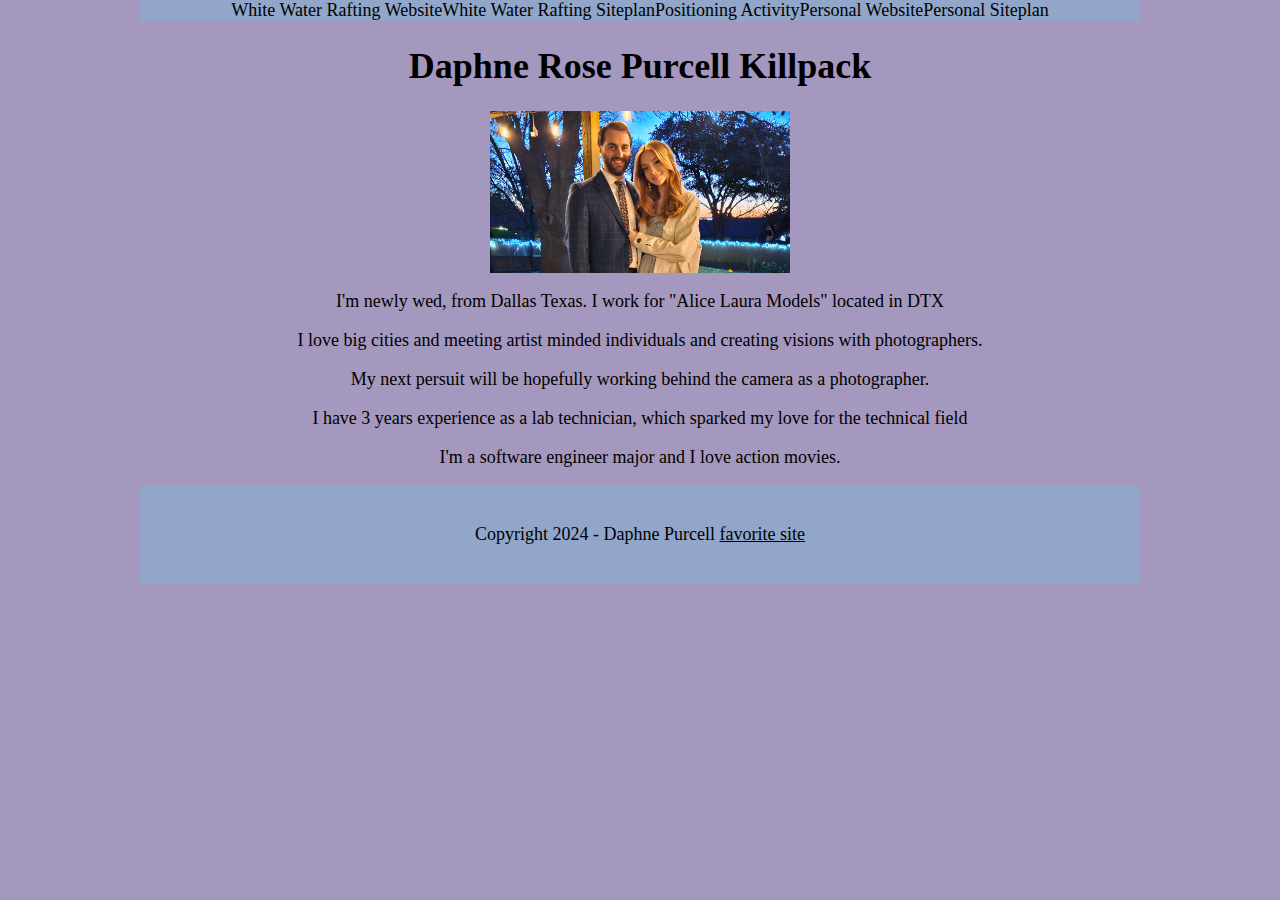
<file: index.html>
<!DOCTYPE html>
<html lang="en">
<head>
    <meta charset="UTF-8">
    <meta http-equiv="X-UA-Compatible" content="IE=chrome"
    <meta name="viewport" content="width=device-width, initial-scale=1.0">
    <title>WDD130 | Home</title>
    <link rel="stylesheet" href="style/index.html.css">
    <link href=""
</head>
<body> 
    <div id="content">
        <header>
            <nav>
                <a href="wwr/index.html">White Water Rafting Website</a>
                <a href="wwr/site-plan-rafting.html">White Water Rafting Siteplan</a>
                <a href="positioning.html">Positioning Activity</a>
                <a href="dapsography/index.html">Personal Website</a>
                <a href="dapsography/site-plan.html">Personal Siteplan</a>
            </nav> 
        </header>
        <main>
            <h1>Daphne Rose Purcell Killpack</h1>
            <img src="daps.jpg" alt="Me and my husband">
                <p> I'm newly wed, from Dallas Texas. I work for "Alice Laura Models" located in DTX </p>
                <p> I love big cities and meeting artist minded individuals and creating visions with photographers. </p>
                <p> My next persuit will be hopefully working behind the camera as a photographer. </p>
                <p> I have 3 years experience as a lab technician, which sparked my love for the technical field</p>
                <p> I'm a software engineer major and I love action movies.</p>
            </main>
        <footer>
            <p> Copyright 2024 - Daphne Purcell <a href="https://eyes.nasa.gov/apps/exo/#/" target="_blank">favorite site</a> </p>
        </footer>    
    </div>
</body>
</html>
</file>
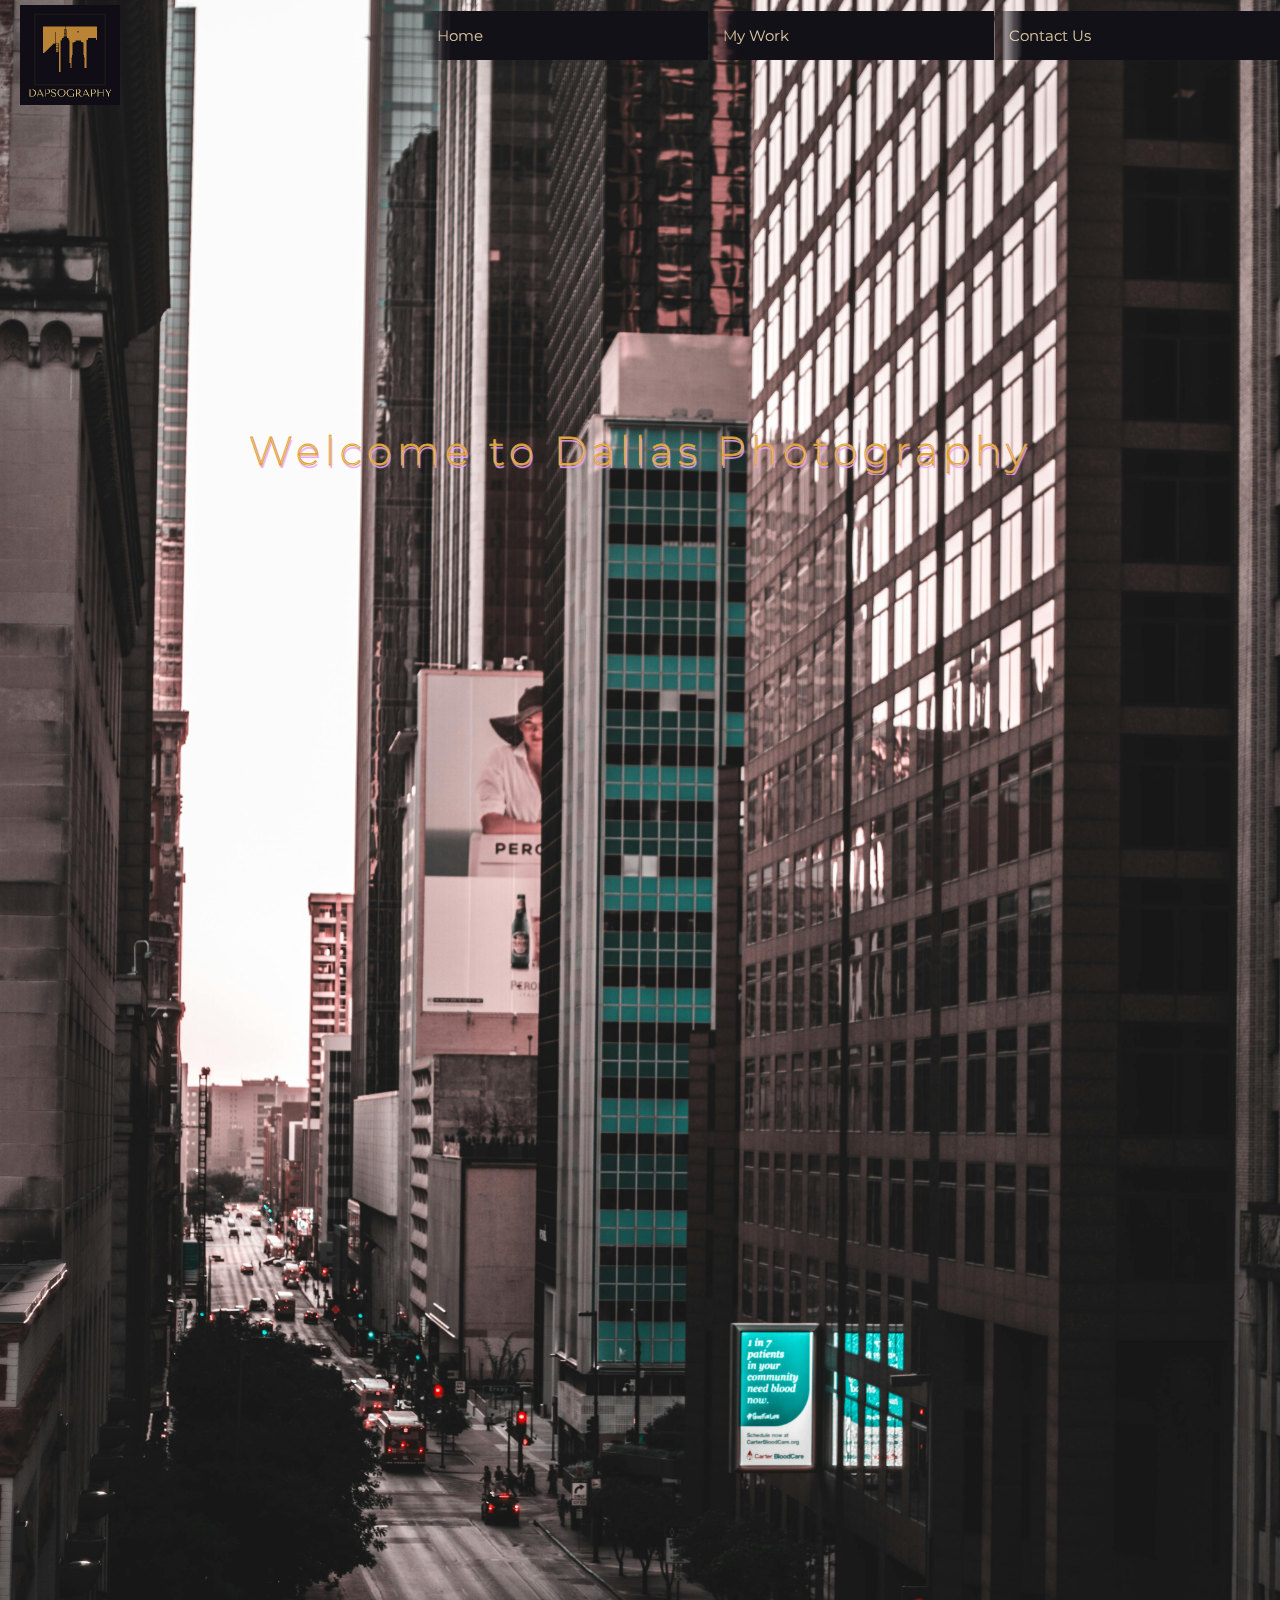
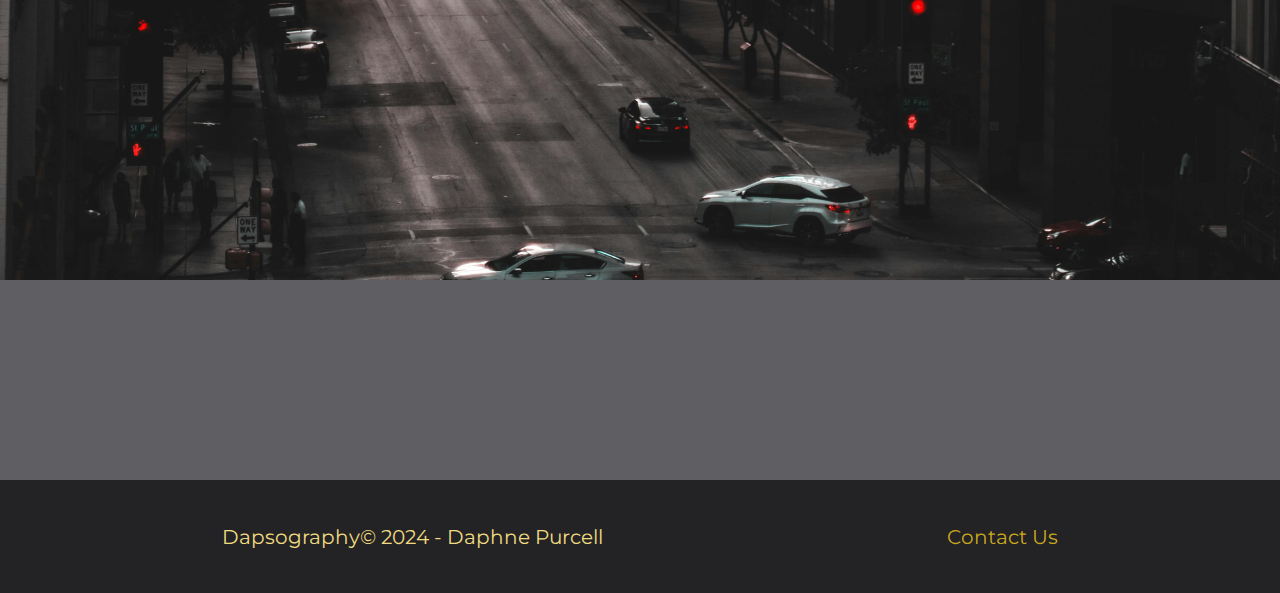
<file: dapsography/index.html>
<!DOCTYPE html>
<html lang="en">
<head>
    <meta charset="UTF-8">
    <meta http-equiv="X-UA-Compatible" content="IE=edge">
    <meta name="viewport" content="width=device-width, initial-scale=1.0">
    <title>Dapsography Home</title>
    <link rel="stylesheet" href="styles/style.css">
</head>
<body>
    <div id="content">
    <header>
        <a id="logo_link" href="index.html">
            <img class="logo" src="images/logo-png.png" alt="Dapsography">
        </a>
        <nav>
            <a href="index.html">Home</a>
            <a href="mywork.html">My Work</a>
            <a href="contactus.html">Contact Us</a>
        </nav>
    </header>
    <div id="hero">
        <div id="hero-box">
            <img id="hero-img" src="images/Dallas.jpg" alt="Dallas buildings">
        </div>
        <section id="hero-msg">
            <div class="hero-text-overlay">
                <div class="inner-wrap">
                    <h3 class="scrollable-text">Welcome to Dallas Photography</h3>
                </div>
            </div>
        </section>
    </div>
    <footer>
        <p>Dapsography&copy; 2024 - Daphne Purcell</p>
        <p><a href="contactus.html">Contact Us</a></p>
    </footer>
</div>
</body>  
</html>
</file>
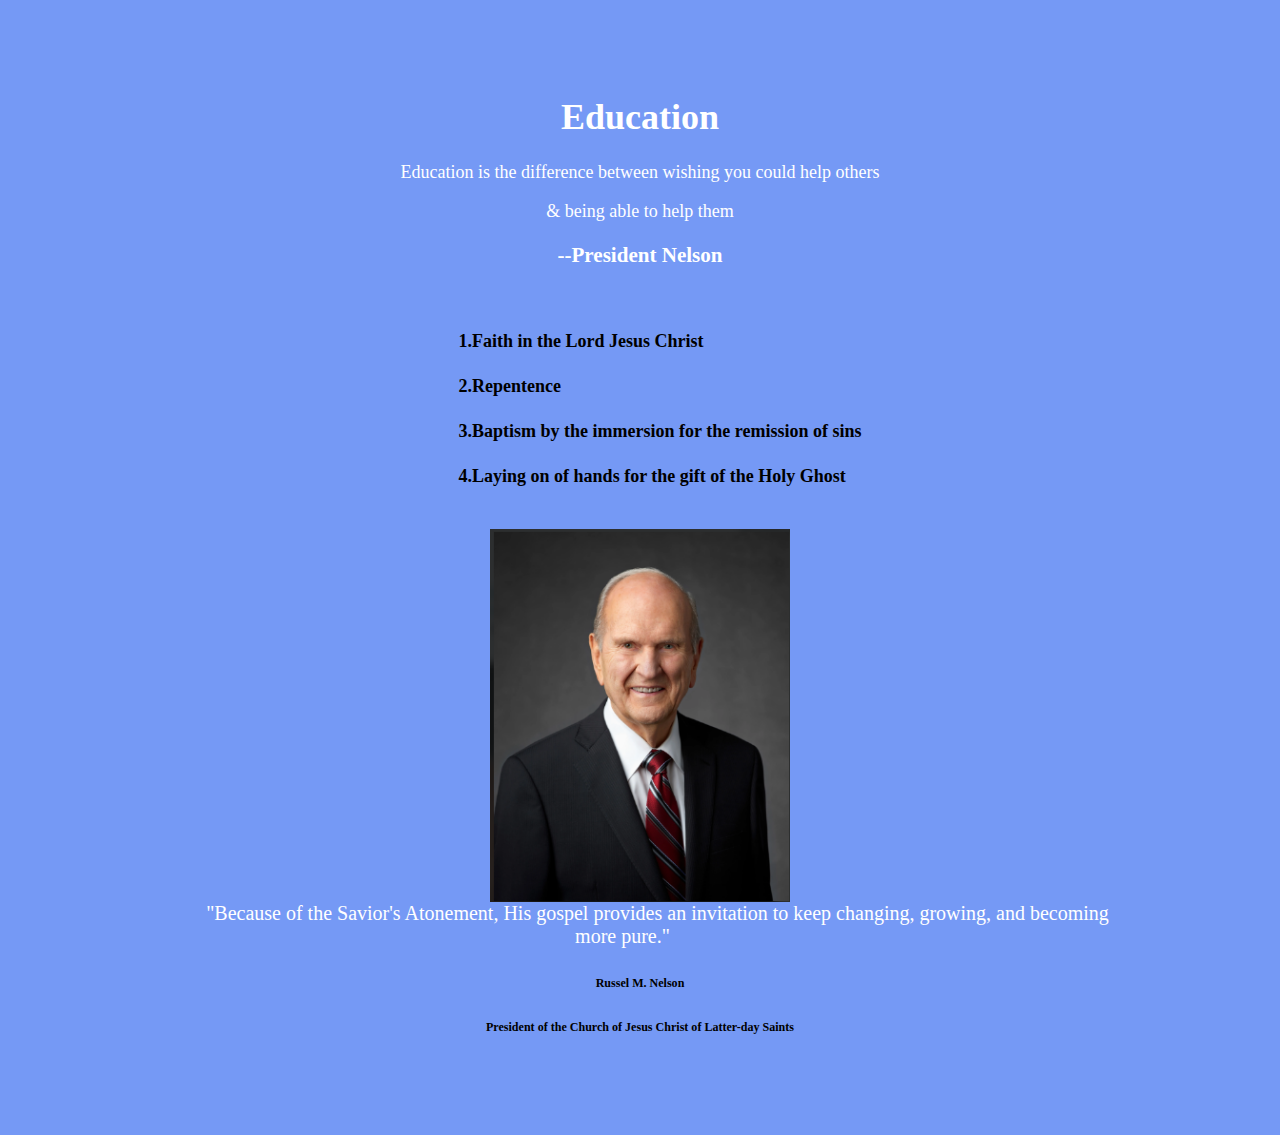
<file: ICE 04/index.html>
<!DOCTYPE html>
<html lang="en">
<head>
    <meta charset="UTF-8">
    <meta name="viewport" content="width=device-width, initial-scale=1.0">
    <title>Education</title>
     <link type="text/css" rel="stylesheet" href="style/index.html.css" />
</head>
<body>
    <header>
        <h1>Education</h1>
      </header>
    <main>
        <p>Education is the difference between wishing you could help others </p>
        <p>& being able to help them
        </p>
        <h3>--President Nelson</h3>
        <div class="listt">
            <ul class="list">
              <h4>1.Faith in the Lord Jesus Christ</h4>
              <h4>2.Repentence</li>
              <h4>3.Baptism by the immersion for the remission of sins</h4>
              <h4>4.Laying on of hands for the gift of the Holy Ghost</h4>
            </ul>
          </div>
            <img src = "images/Russel_M_Nelson.png" alt="President Russel M Nelson" />

        <p2>"Because of the Savior's Atonement, His gospel provides an invitation to keep changing,
            growing, and becoming more pure." </p2>
            <h6> Russel M. Nelson</h6>
            <h6> President of the Church of Jesus Christ of Latter-day Saints</h6>
    
</body>
</html>
</file>
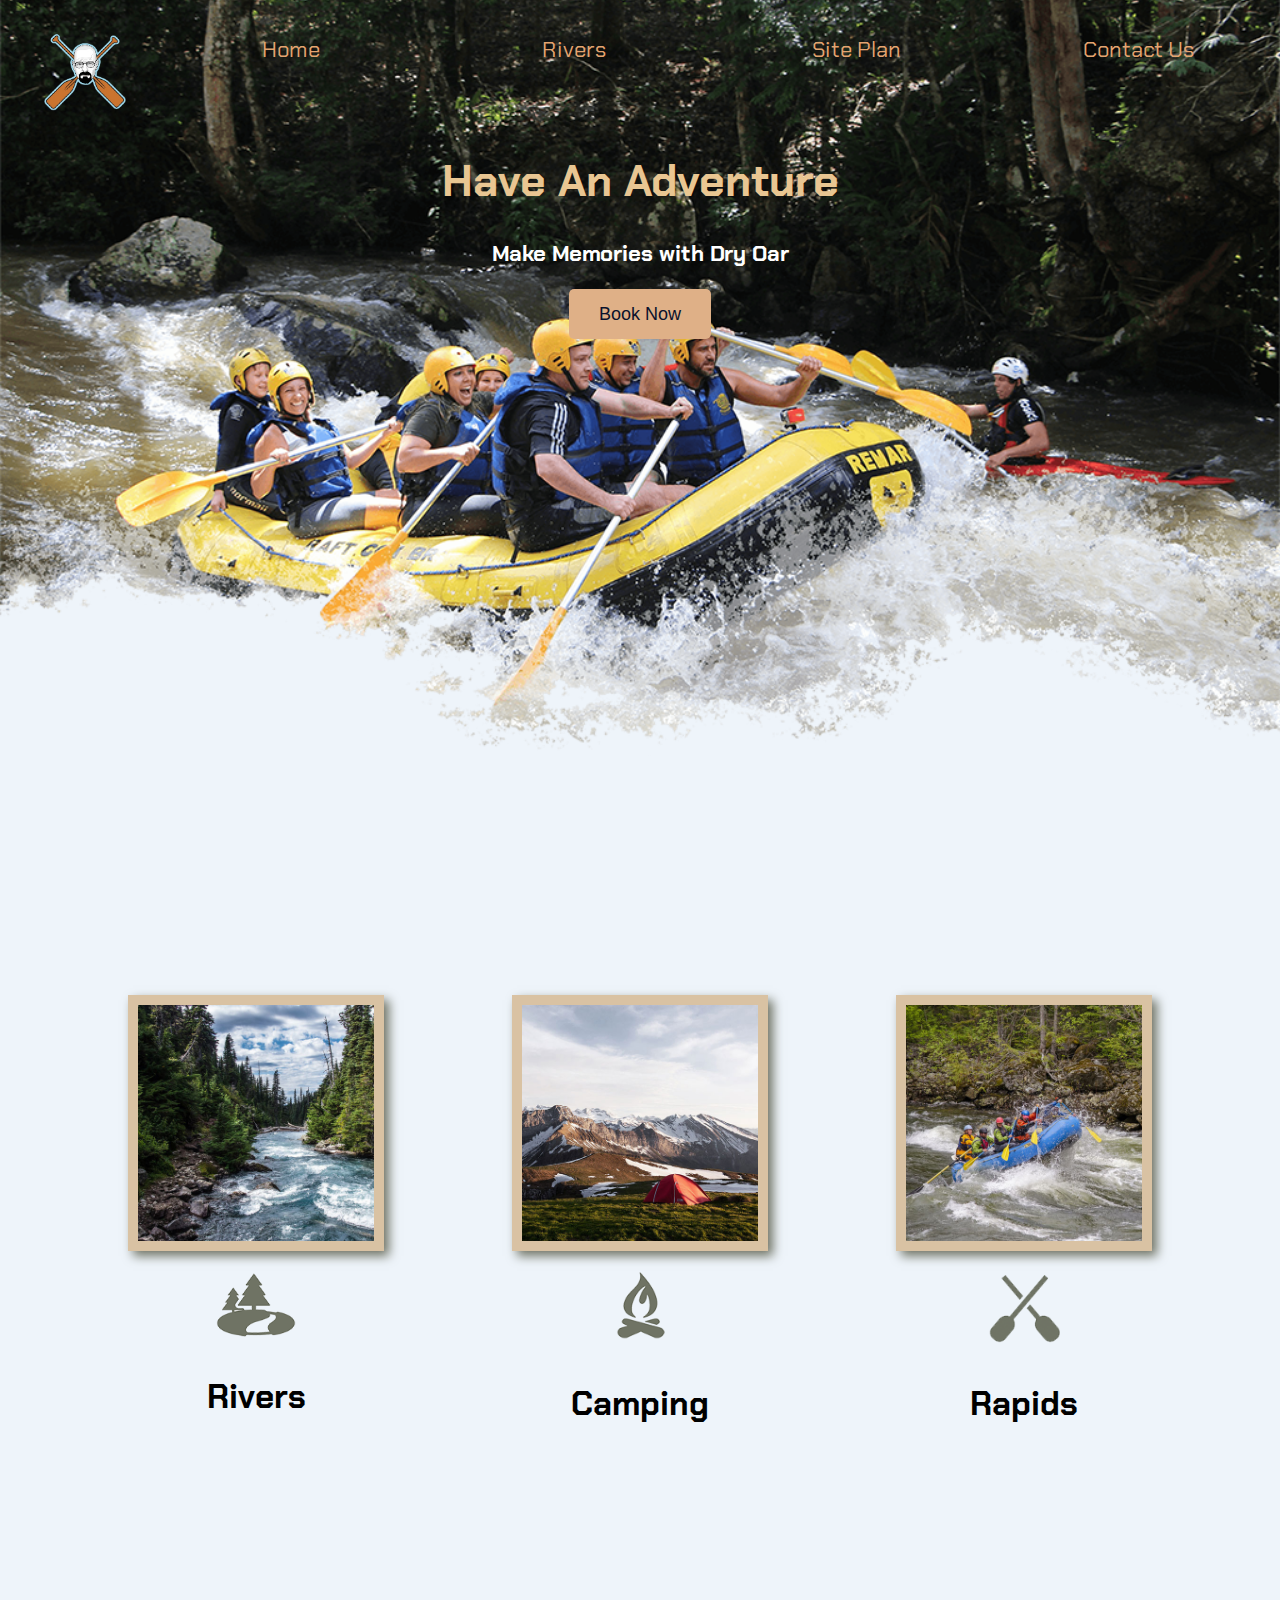
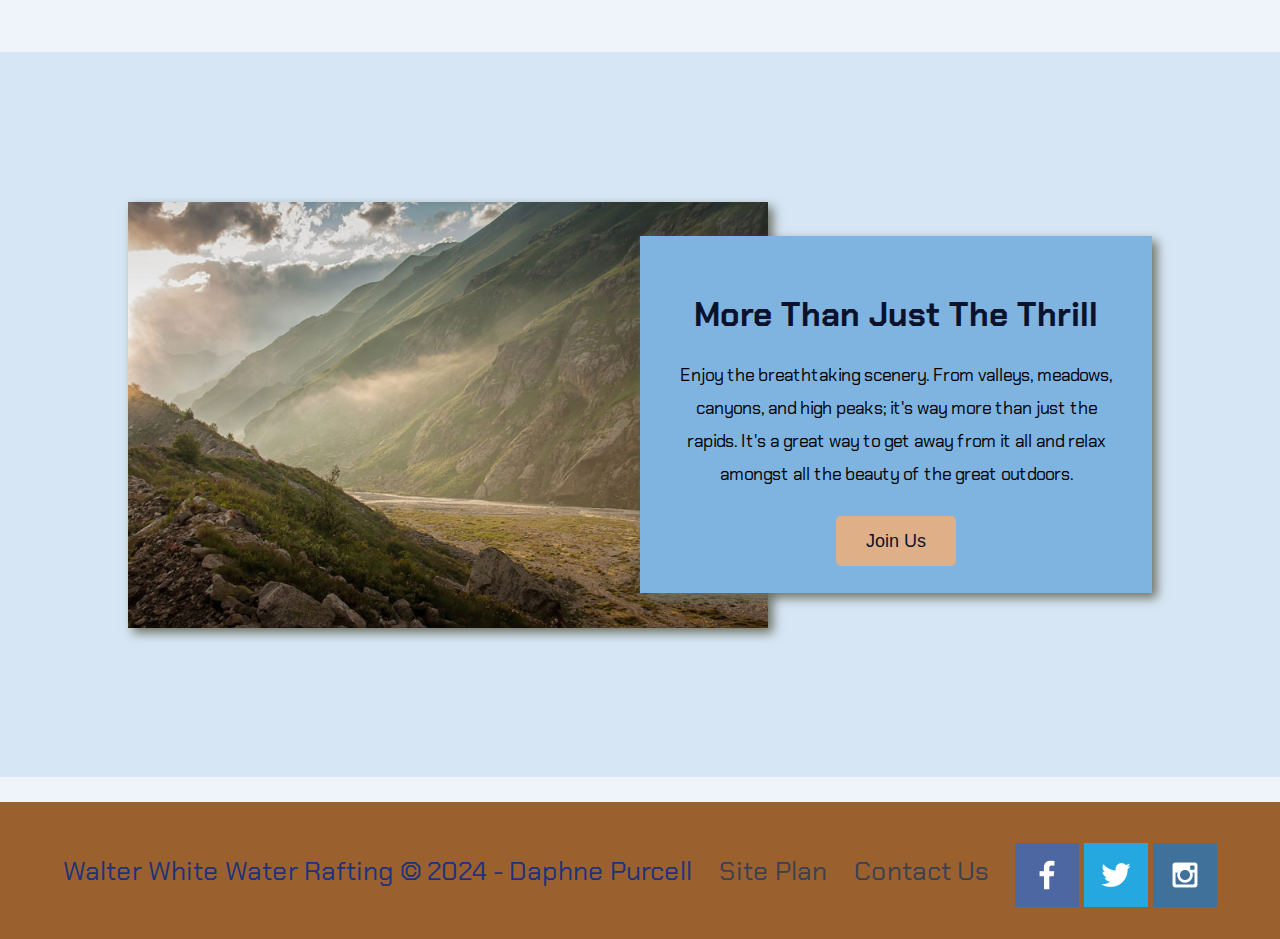
<file: wwr/index.html>
<!DOCTYPE html>
<html lang="en">
<head>
    <meta charset="UTF-8">
    <meta http-equiv="X-UA-Compatible" content="IE=edge">
    <meta name="viewport" content="width=device-width, initial-scale=1.0">
    <title>Walter Whitewater Rafting Vacations | Dry Oar Boating | Home</title>
    <link rel="stylesheet" href="styles/style.css">
</head>
<body>
    <div id="content">
        <header>
            <a id="logo_link" href="index.html">
                <img class="logo" src="images/WWWR_Lines.png" alt="Walter White Water Rafting">
            </a>
            <nav>
                <a href="index.html">Home</a>
                <a href="rivers.html">Rivers</a>
                <a href="site-plan-rafting.html">Site Plan</a>
                <a href="contactus.html">Contact Us</a>
            </nav>
        </header>
            <div id="hero">
                <div id="hero-box">
                <img id="hero-img" src="images/people_wwr.png" alt="People enjoying white water rafting">
            </div>
                <section id="hero-msg">
                <h1 class="home-title">Have An Adventure</h1>
                <h4>Make Memories with Dry Oar </h4>
            <div class='button-box'>
                <a class='book' href="contactus.html">Book Now</a>
            </div>
    </section>
</div>
<main class="home-grid">
    <section class="rivers-card">
        <img class="card-img" src="images/river.jpg" alt="river in forest">
        <img class="icon" src="images/river_icon.png" alt="river icon">
        <h2>Rivers</h2>
    </section>
    <section class="camping-card">
        <img class="card-img" src="images/camping.jpg" alt="tent in mountains">
        <img class="icon" src="images/fire_icon.png" alt="fire icon">
        <h2>Camping</h2> 
    </section>
    <section class="rapids-card">
        <img class="card-img" src="images/rapids.jpg" alt="rafting boat">
        <img class="icon" src="images/oars.png" alt="oars icon">
        <h2>Rapids</h2>
    </section>
    <div id="background"></div> 
    <img class="mountains" src="images/mountains.jpg" alt="Misty mountains">
    <section class="msg">
        <h2>More Than Just The Thrill</h2>
        <p>Enjoy the breathtaking scenery. From valleys, meadows, canyons, and high peaks; it's way more than just the rapids. It's a great way to get away from it all and relax amongst all the beauty of the great outdoors. </p>
        <a class='join' href="rivers.html">Join Us</a>
    </section>
</main>
    <footer>
            <p>Walter White Water Rafting &copy; 2024 - Daphne Purcell</p>
            <p><a href="site-plan-rafting.html">Site Plan</a></p>
            <p><a href="contactus.html">Contact Us</a></p>
        <div class="social">
            <a href="https://facebook.com" target="_blank">
                <img src="images/facebook.png" alt="fb icon">
            </a>
            <a href="https://twitter.com">
                <img src="images/twitter.png" alt="twitter icon">
            </a>
            <a href="https://instagram.com">
                <img src="images/instagram.png" alt="instagram icon">
            </a>
        </div>
    </footer>
</div>
</body>            
</html>
</file>
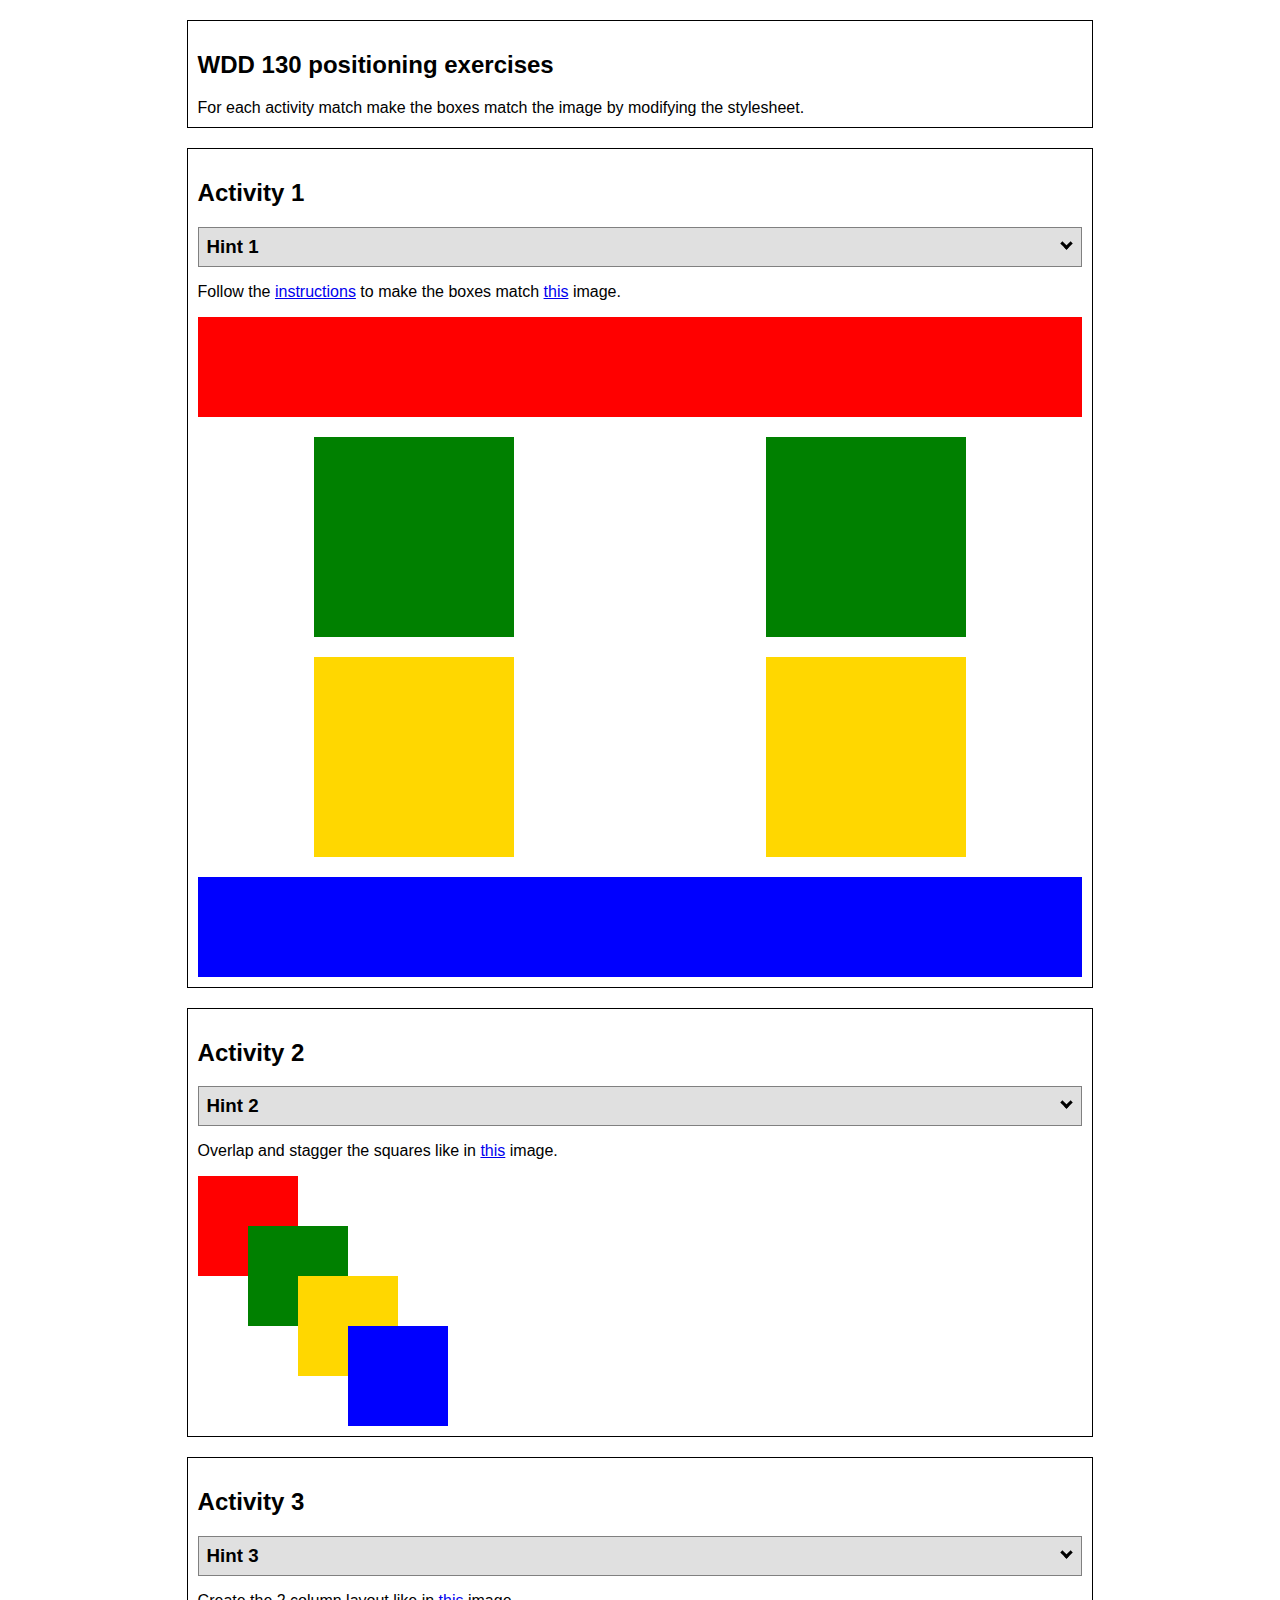
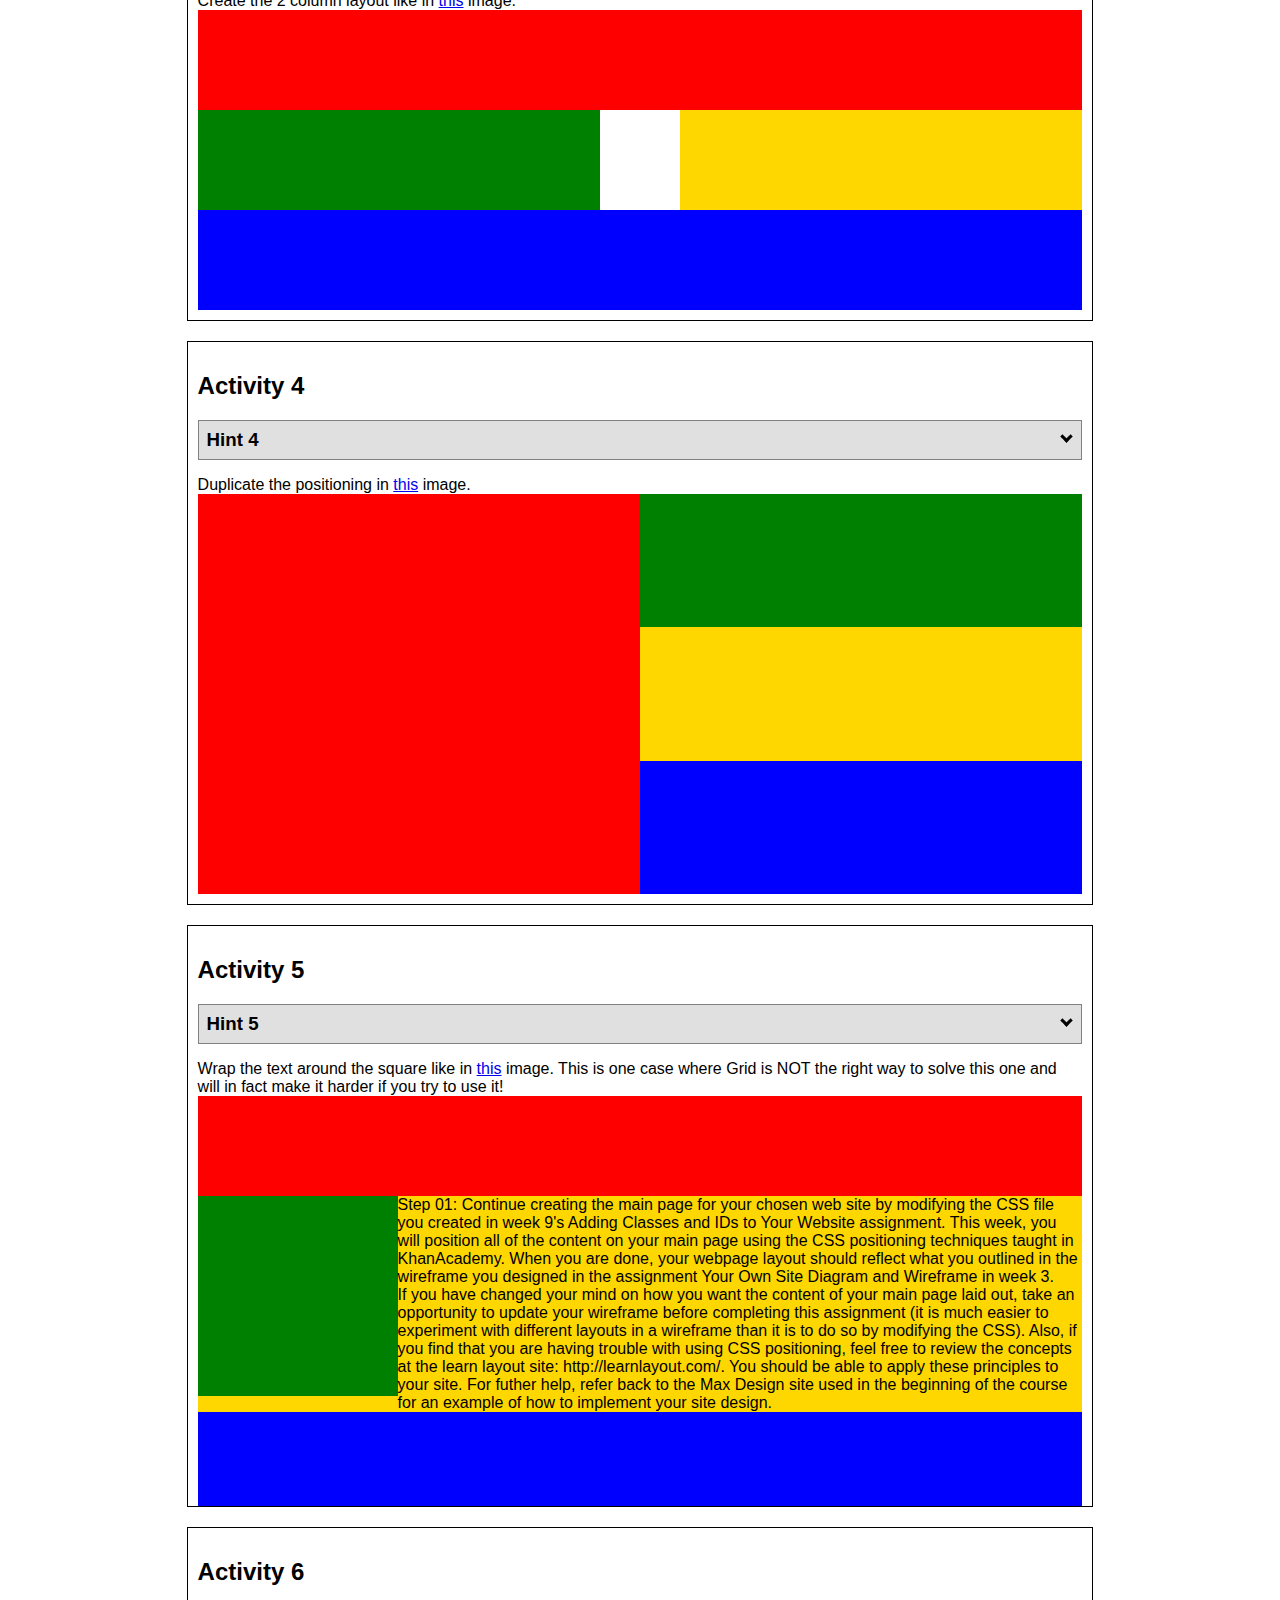
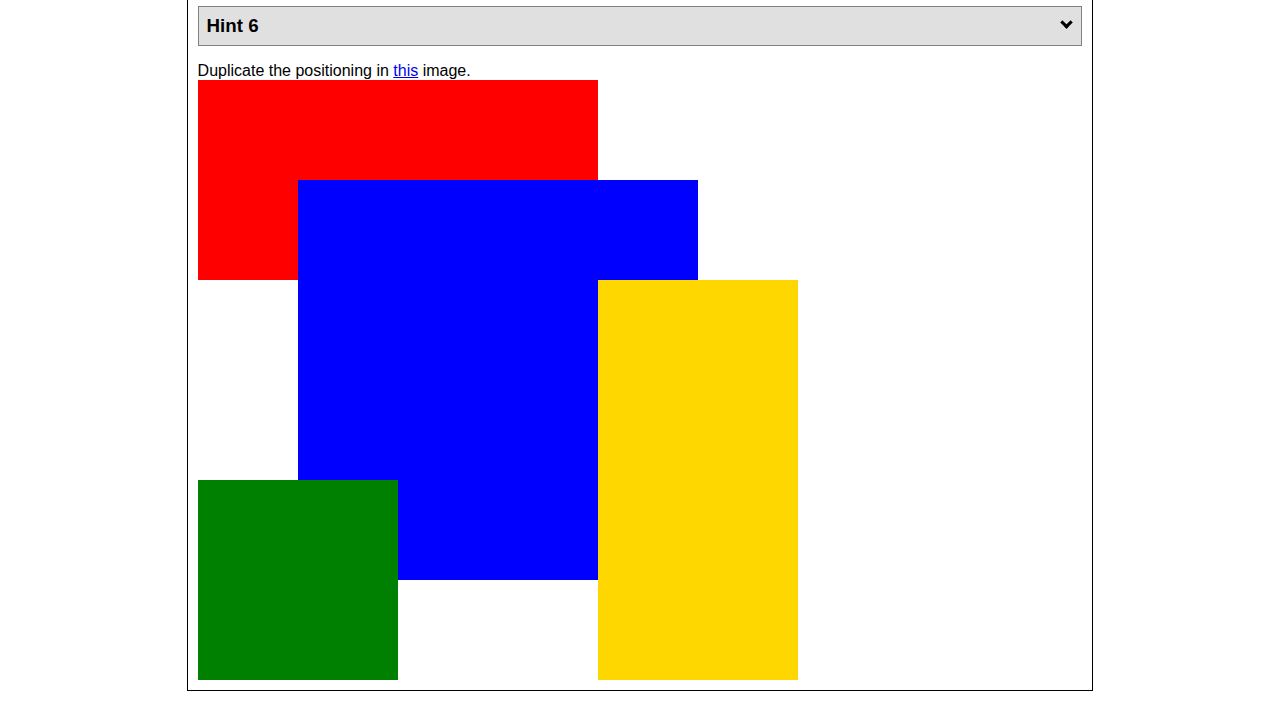
<file: positioning.html>
<!DOCTYPE html>
<html lang="en">
  <head>
    <!-- HTML - Name: positioning.html -->
    <title>Positioning Activity</title>
    <link rel="stylesheet" type="text/css" href="positionstyles.css" />
  </head>
  <body>
    <div class="activity">
      <h2>WDD 130 positioning exercises</h2>
      For each activity match make the boxes match the image by modifying the stylesheet.</div>
    <div class="activity">
      <h2>Activity 1</h2>
      <section class="hint"><input type="checkbox" ><i></i> <h3>Hint 1</h3><div><p>Check out the <a href="https://byui-wdd.github.io/wdd130/activities/w06-css-positioning.html" target="_blank">activity instructions</a> in Ilearn!</p></div></section>
      <p>Follow the <a href="https://byui-wdd.github.io/wdd130/activities/w06-css-positioning.html" target="_blank">instructions</a> to make the boxes match  <a href="https://byui-wdd.github.io/wdd130/images/example1.png" target="_blank">this</a> image.</p>
      <div class="content1" >
        <div class="red1" ></div>
        <div class="green1" ></div>
        <div class="green1" ></div>
        <div class="yellow1"></div>
        <div class="yellow1"></div>
        <div class="blue1" ></div>
      </div>
    </div>
    <div class="activity">
      <h2>Activity 2</h2>
      <section class="hint"><input type="checkbox" > <h3>Hint 2</h3><i></i><div>
      <ul>
      <li>grid-template-columns: 50px 50px 50px 50px 50px </li></ul></div></section>
      <p>Overlap and stagger the squares like in <a href="https://byui-wdd.github.io/wdd130/images/example2.png" target="_blank">this</a> image.</p>
      <div class="content2" >
        <div class="red2" ></div>
        <div class="green2" ></div>
        <div class="yellow2"></div>
        <div class="blue2"></div>
      </div>
    </div>
    <div class="activity">
      <h2>Activity 3</h2>
      <section class="hint"><input type="checkbox" > <h3>Hint 3</h3><i></i><div><p>This one is going to be best solved with CSS Grid. Remember to make the boxes the right width first...then start moving them around. </p><h4>Properties used:</h4><ul><li>display:grid;</li><li>grid-template-columns:</li><li>grid-column-gap:</li>
        <li>grid-column:</li>  </ul></div></section>
      Create the 2 column layout like in <a href="https://byui-wdd.github.io/wdd130/images/example3.png" target="_blank">this</a>  image.
      <div class="content3" >
        <div class="red3" ></div>
        <div class="green3" ></div>
        <div class="yellow3"></div>
        <div class="blue3"></div>
      </div>
    </div>
    <div class="activity">
      <h2>Activity 4</h2>
      <section class="hint"><input type="checkbox" > <h3>Hint 4</h3><i></i><div><p>For the others we have been primarily concerned with width. For this one you will need to adjust height as well. </p><h4>Properties used:</h4><ul><li>display:grid;</li><li>grid-template-columns:</li><li>grid-row:</li></ul></div></section>
      Duplicate the positioning in <a href="https://byui-wdd.github.io/wdd130/images/example4.png" target="_blank">this</a> image. 
      <div class="content4" >
        <div class="red4" ></div>
        <div class="green4" ></div>
        <div class="yellow4"></div>
        <div class="blue4"></div>
      </div>
    </div>

    <div class="activity">
      <h2>Activity 5</h2>
      <section class="hint"><input type="checkbox" > <h3>Hint 5</h3><i></i><div><p>Grid is <strong>not</strong> the right way to do this.  In fact there is only one way to really do that...and that is with float. Remember that we float the thing we want the text to wrap around.  Also remember to start by making all the shapes the right size and shape.</p><h4>Properties used:</h4><ul><li>float: left;</li></ul></div></section>
      Wrap the text around the square like in <a href="https://byui-wdd.github.io/wdd130/images/example5.png" target="_blank">this</a> image. This is one case where Grid is NOT the right way to solve this one and will in fact make it harder if you try to use it!
      <div class="content5" >
        <div class="red5" ></div>
        <div class="green5" ></div>
        <div class="yellow5">Step 01: Continue creating the main page for your chosen web site by modifying the CSS file you created in week 9's Adding Classes and IDs to Your Website assignment. This week, you will position all of the content on your main page using the CSS positioning techniques taught in KhanAcademy. When you are done, your webpage layout should reflect what you outlined in the wireframe you designed in the assignment Your Own Site Diagram and Wireframe in week 3. <br />
          If you have changed your mind on how you want the content of your main page laid out, take an opportunity to update your wireframe before completing this assignment (it is much easier to experiment with different layouts in a wireframe than it is to do so by modifying the CSS). Also, if you find that you are having trouble with using CSS positioning, feel free to review the concepts at the learn layout site: http://learnlayout.com/. You should be able to apply these principles to your site. For futher help, refer back to the Max Design site used in the beginning of the course for an example of how to implement your site design.</div>
        <div class="blue5"></div>
      </div>
    </div>
    <div class="activity">
      <h2>Activity 6</h2>
      <section class="hint"><input type="checkbox" > <h3>Hint 6</h3><i></i><div><p>This one is all about visualizing the grid behind the layout. If you are having a hard time doing that first: all the sizes are even multiples of 100, and second here is another example with the lines drawn: <a href="https://byui-wdd.github.io/wdd130/images/example6-hint.png" target="_blank">example 6 with lines</a>. For this one you will find it easiest if you use px for the column width. You can also use <kbd>z-index</kbd> to control the element layering.    </p><h4>Properties used:</h4><ul><li>display:grid;</li><li>grid-template-columns:</li><li>grid-column:</li><li>grid-row:</li><li><a href="https://www.w3schools.com/cssref/pr_pos_z-index.asp" target="_blank">z-index:</a></li></ul></div></section>
      Duplicate the positioning in <a href="https://byui-wdd.github.io/wdd130/images/example6.png" target="_blank">this</a> image.
      <div class="content6" >
        <div class="red6" ></div>
        <div class="green6" ></div>
        <div class="yellow6"></div>
        <div class="blue6"></div>
      </div>
    </div>
  </body>
</html>
</file>
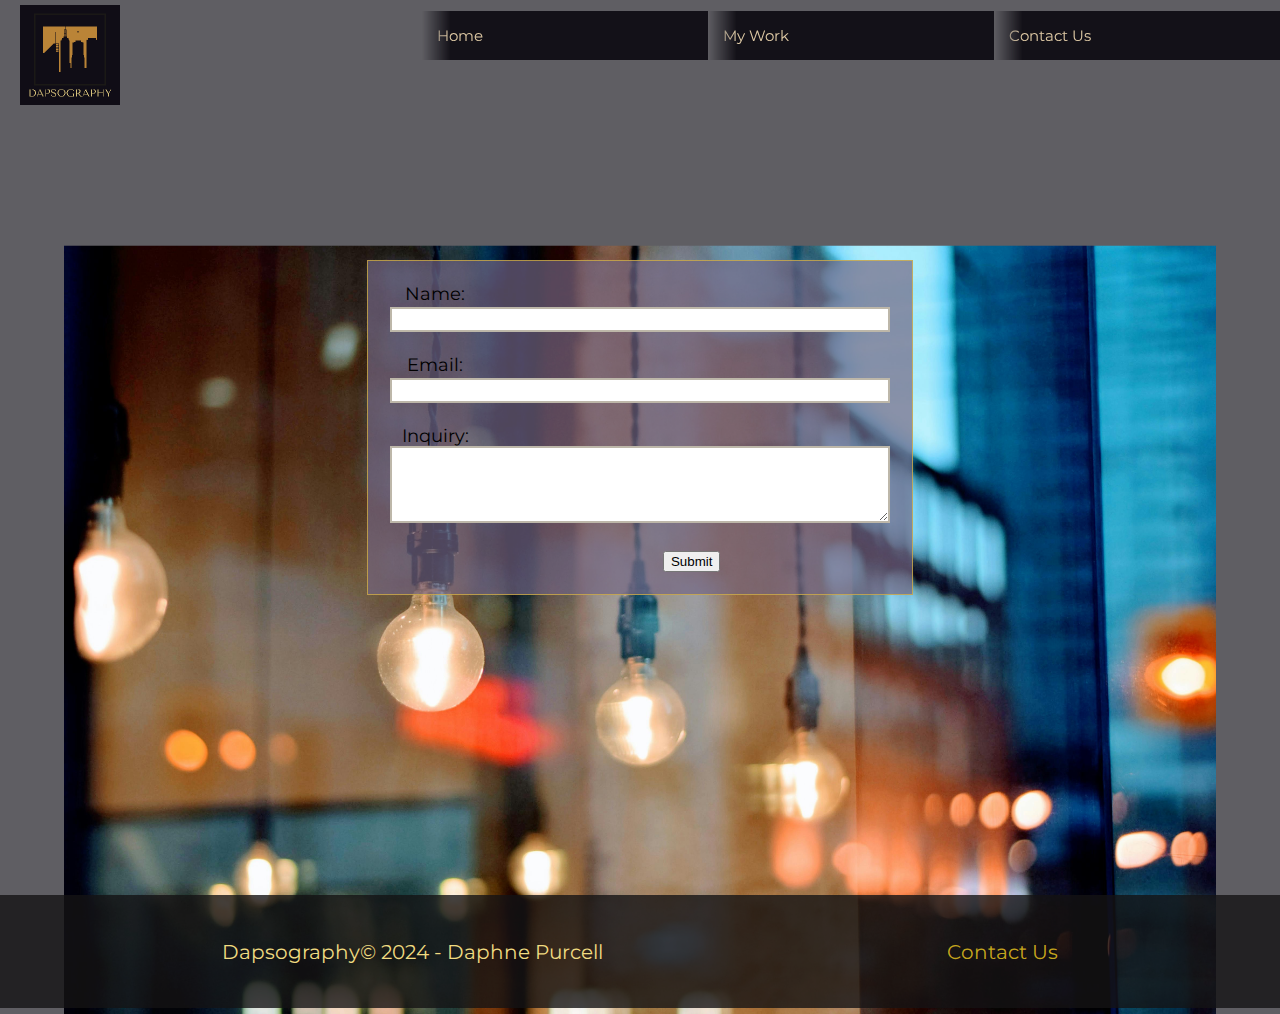
<file: dapsography/contactus.html>
<!DOCTYPE html>
<html lang="en">
<head>
    <meta charset="UTF-8">
    <meta http-equiv="X-UA-Compatible" content="IE=edge">
    <meta name="viewport" content="width=device-width, initial-scale=1.0">
    <title>Dapsography Home</title>
    <link rel="stylesheet" href="styles/style.css">
</head>
<body>
    <header>
        <a id="logo_link" href="index.html">
            <img class="logo" src="images/logo-png.png" alt="Dapsography">
        </a>
        <nav>
            <a href="index.html">Home</a>
            <a href="mywork.html">My Work</a>
            <a href="contactus.html">Contact Us</a>
        </nav>
    </header>
    <main>
        <div id="hero2">
            <div id="hero-box">
            <img id="hero-img2" src="images/lights.jpg" alt="Lights">
        </div>
        <section id="hero-msg">
        <form action="/my-handling-form-page" method="post">
            <ul>
              <li>
                <label for="name">Name:</label>
                <input type="text" id="name" name="user_name" />
              </li>
              <li>
                <label for="mail">Email:</label>
                <input type="email" id="mail" name="user_email" />
              </li>
              <li>
                <label for="msg">Inquiry:</label>
                <textarea id="msg" name="user_message"></textarea>
              </li>
              <li class="button">
                <button type="submit">Submit</button>
              </li>
            </ul>
          </form>
        </div>
    </main>    
    <footer>
        <p>Dapsography&copy; 2024 - Daphne Purcell</p>
        <p><a href="contactus.html">Contact Us</a></p>
    </footer> 
    <script>
        const feedbackElement = document.getElementById('feedback');
        const formElement = document.forms[0];
        formElement.addEventListener('submit', function(e) {
            e.preventDefault();
            feedbackElement.innerHTML = 'Thank you '+ formElement.user_name.value +', I will get back to you in 3-5 business days.';
            feedbackElement.style.display = "block";
            document.body.classList.toggle('moveDown');
        });
    </script>  
</body> 
</html>
</file>
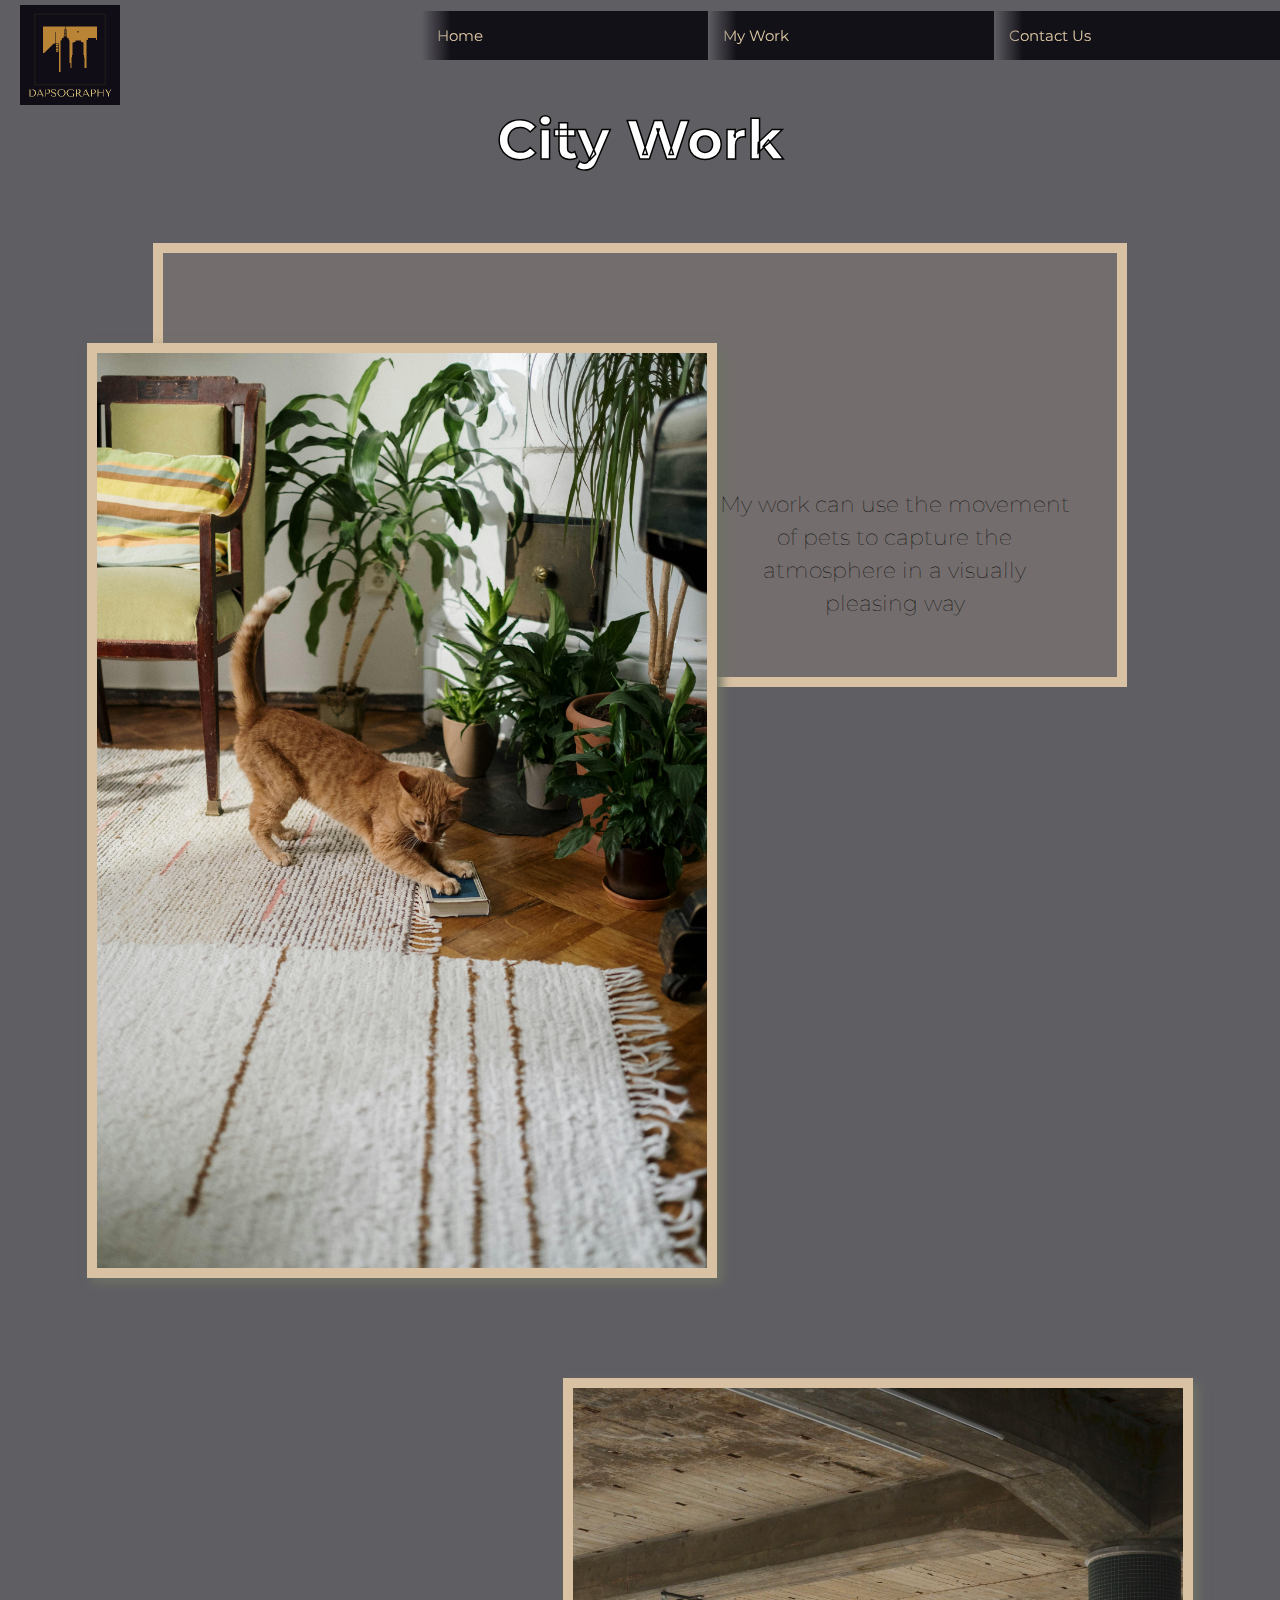
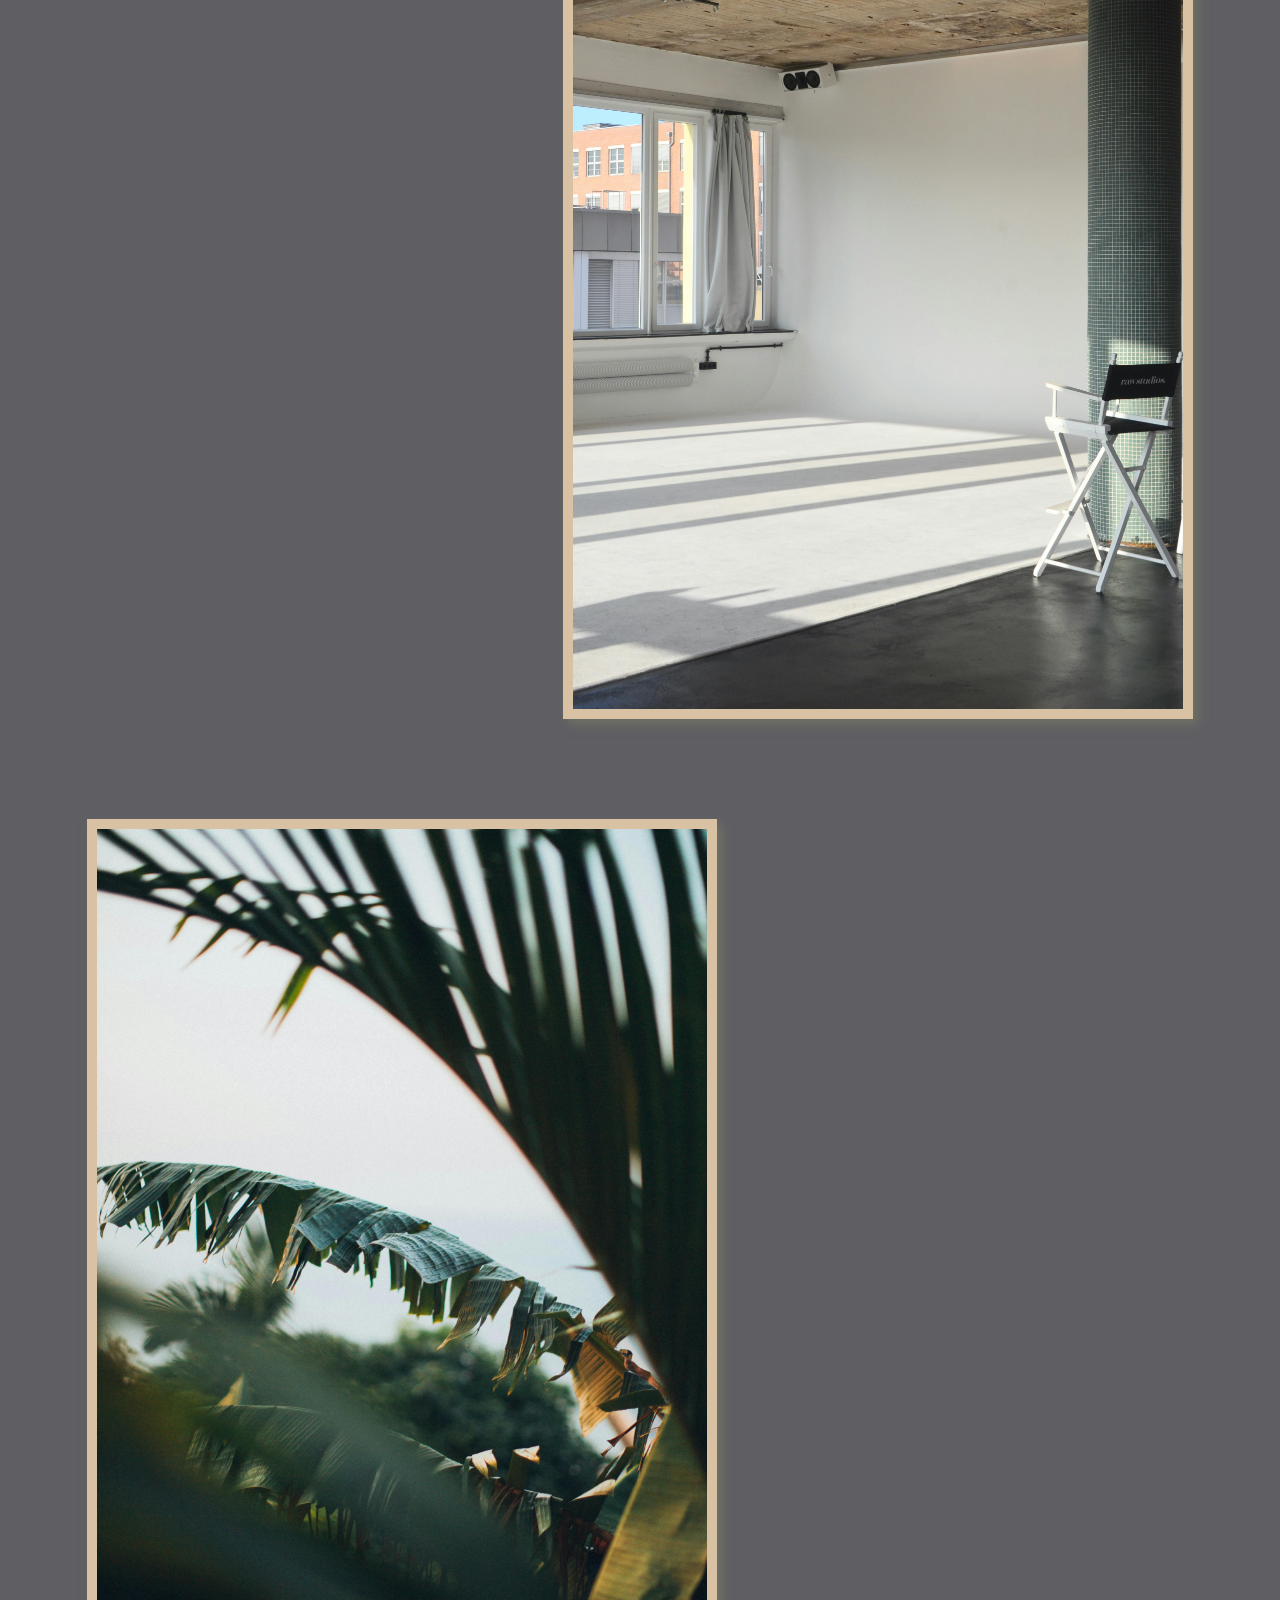
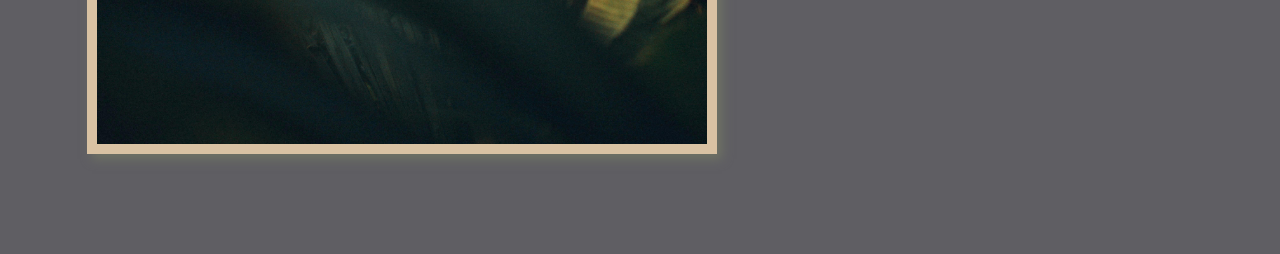
<file: dapsography/mywork.html>
<!DOCTYPE html>
<html lang="en">
<head>
    <meta charset="UTF-8">
    <meta http-equiv="X-UA-Compatible" content="IE=edge">
    <meta name="viewport" content="width=device-width, initial-scale=1.0">
    <title>Dapsography Home</title>
    <link rel="stylesheet" href="styles/style.css">
</head>
<body>
    <div id="content">
    <header>
        <a id="logo_link" href="index.html">
            <img class="logo" src="images/logo-png.png" alt="Dapsography">
        </a>
        <nav>
            <a href="index.html">Home</a>
            <a href="mywork.html">My Work</a>
            <a href="contactus.html">Contact Us</a>
        </nav> 
    </header>
    <section id="gallery"> 
        <div class="cs-container">
            <div class="cs-content">
                <h2 class="cs-title">City Work</h2>
            </div>
            <main class="home-grid">
                <section class="picture-stuff">
                    <img class="card-img" src="images/cat.jpg" alt="cat stretch">
                    <section class="msg">
                        <p>My work can use the movement of pets to capture the atmosphere in a visually pleasing way</p>
                    </section>
                        <img class="city-img" src="images/city_apartment.jpg" alt="a cool apartment">
                        <img class="palm-img" src="images/palm trees.jpg" alt="a nice leaf">
                </section>
            </main>    
            </div>
        </div>
    </section>
</file>
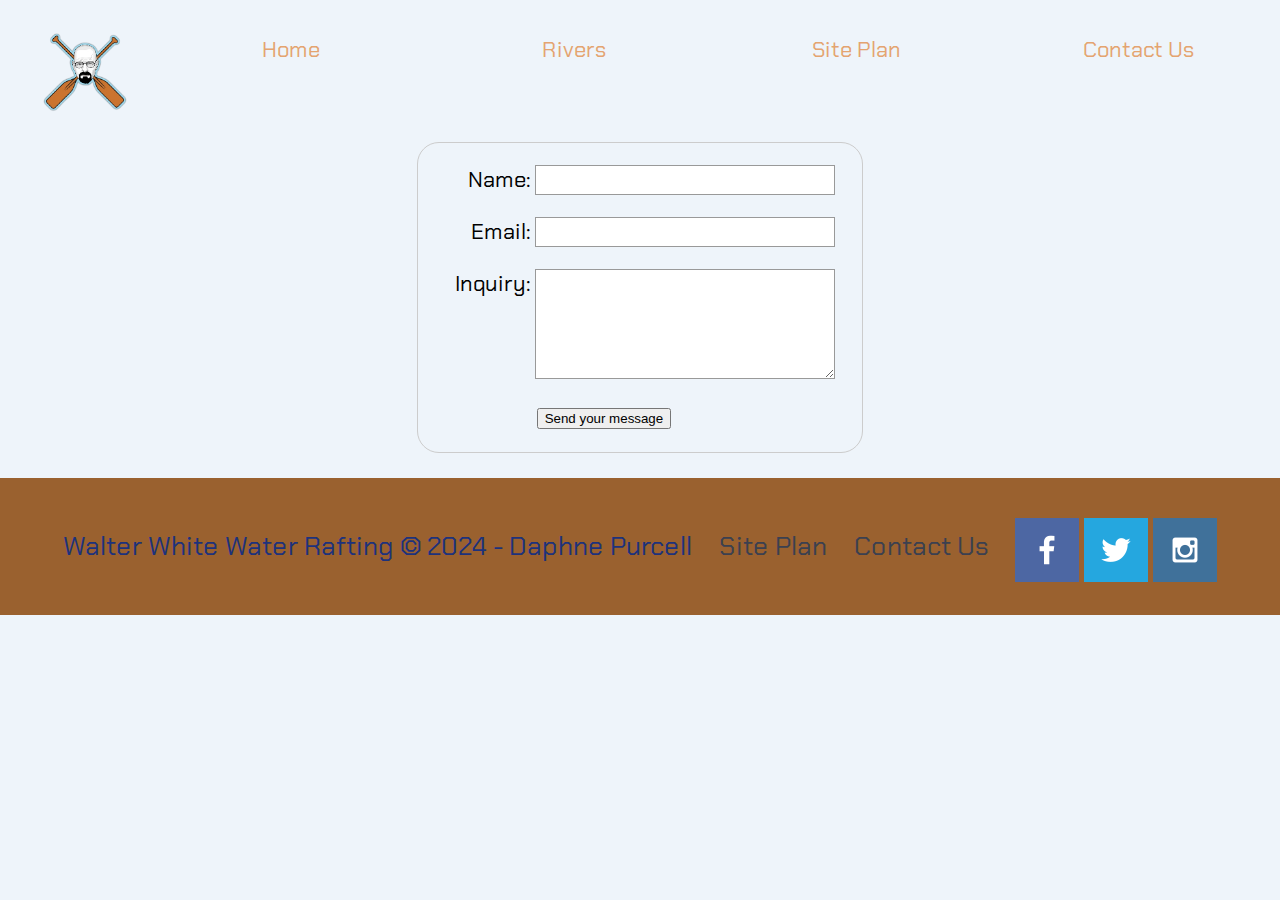
<file: wwr/contactus.html>
<!DOCTYPE html>
<html lang="en">
<head>
    <meta charset="UTF-8">
    <meta http-equiv="X-UA-Compatible" content="IE=edge">
    <meta name="viewport" content="width=device-width, initial-scale=1.0">
    <title>Contact Us</title>
    <link rel="stylesheet" href="styles/style.css">
</head>
<body>
    <section>
        <div id="content">
            <header>
                <a id="logo_link" href="index.html">
                    <img class="logo" src="images/WWWR_Lines.png" alt="Walter White Water Rafting">
                </a>
                <nav>
                    <a href="index.html">Home</a>
                    <a href="rivers.html">Rivers</a>
                    <a href="site-plan-rafting.html">Site Plan</a>
                    <a href="contactus.html">Contact Us</a>
                </nav>
            </header>
        </div>
    </section>
</body>
<div id="feedback"></div>
<main>
    <form action="/my-handling-form-page" method="post">
        <ul>
          <li>
            <label for="name">Name:</label>
            <input type="text" id="name" name="user_name" />
          </li>
          <li>
            <label for="mail">Email:</label>
            <input type="email" id="mail" name="user_email" />
          </li>
          <li>
            <label for="msg">Inquiry:</label>
            <textarea id="msg" name="user_message"></textarea>
          </li>
          <li class="button">
            <button type="submit">Send your message</button>
          </li>
        </ul>
      </form>
</main>

    <footer>
            <p>Walter White Water Rafting &copy; 2024 - Daphne Purcell</p>
            <p><a href="site-plan-rafting.html">Site Plan</a></p>
            <p><a href="contactus.html">Contact Us</a></p>
        <div class="social">
            <a href="https://facebook.com" target="_blank">
                <img src="images/facebook.png" alt="fb icon">
            </a>
            <a href="https://twitter.com">
                <img src="images/twitter.png" alt="twitter icon">
            </a>
            <a href="https://instagram.com">
                <img src="images/instagram.png" alt="instagram icon">
            </a>
        </div>
    </footer>
</div>

<script>
    // get the feedback div element so we can do something with it.
    const feedbackElement = document.getElementById('feedback');
    // get the form so we can read what was entered in it.
    const formElement = document.forms[0];
    // add a 'listener' to wait for a submission of our form. When that happens run the code below.
    formElement.addEventListener('submit', function(e) {
        // stop the form from doing the default action.
        e.preventDefault();
        // set the contents of our feedback element to a message letting the user know the form was submitted successfully. Notice that we pull the name that was entered in the form to personalize the message!
        feedbackElement.innerHTML = 'Hello '+ formElement.user_name.value +'! Thank you for your message. We will get back with you as soon as possible!';
        // make the feedback element visible.
        feedbackElement.style.display = "block";
        // add a class to move everything down so our message doesn't cover it.
        document.body.classList.toggle('moveDown');
    });
</script>
</body>            
</html>
</file>
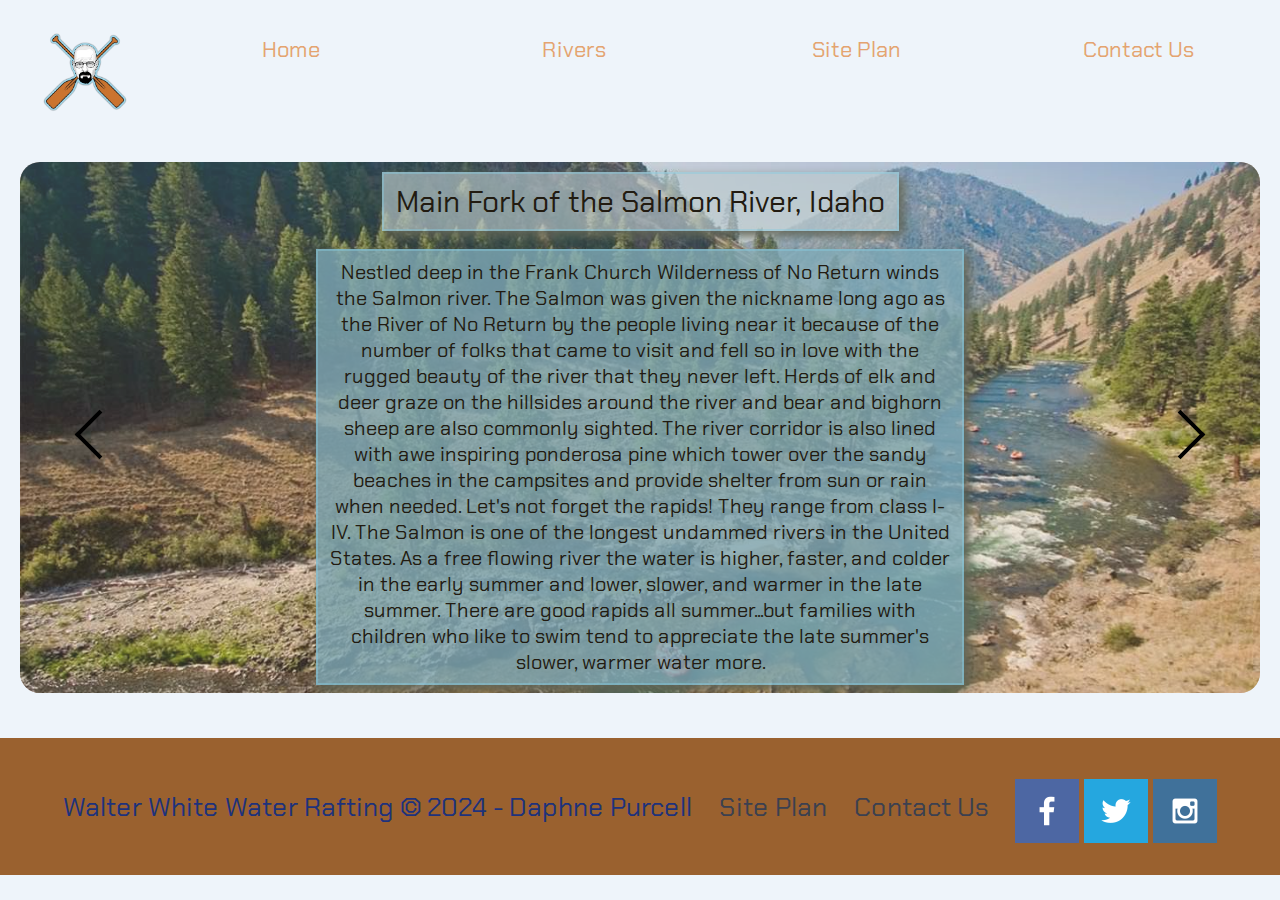
<file: wwr/rivers.html>
<!DOCTYPE html>
<html lang="en">
<head>
    <meta charset="UTF-8">
    <meta http-equiv="X-UA-Compatible" content="IE=edge">
    <meta name="viewport" content="width=device-width, initial-scale=1.0">
    <title>Walter Whitewater Rafting Vacations | Dry Oar Boating | Home</title>
    <link rel="stylesheet" href="styles/style.css">
</head>
<body>
    <div id="content">
        <header>
            <a id="logo_link" href="index.html">
                <img class="logo" src="images/WWWR_Lines.png" alt="Walter White Water Rafting">
            </a>
            <nav>
                <a href="index.html">Home</a>
                <a href="rivers.html">Rivers</a>
                <a href="site-plan-rafting.html">Site Plan</a>
                <a href="contactus.html">Contact Us</a>
            </nav>
        </header>
    </div>

    <main <div class="slider-container">
        <div class="slider">
          <div class="slides">
            <div id="slides1" class="slide">
              <img class="rivers-slide" src="images/river1.jpg" alt="Main fork">
              <a class="slide__prev" href="#slides3" title="Prev"></a>
              <a class="slide__next" href="#slides2" title="Next"></a>
              <div class="rivername"> Main Fork of the Salmon River, Idaho </div>
              <div class="text">Nestled deep in the Frank Church Wilderness of No Return winds the Salmon river.
                The Salmon was given the nickname long ago as the River of No Return by the people living near 
                it because of the number of folks that came to visit and fell so in love with the rugged beauty 
                of the river that they never left. Herds of elk and deer graze on the hillsides around the river 
                and bear and bighorn sheep are also commonly sighted. The river corridor is also lined with awe 
                inspiring ponderosa pine which tower over the sandy beaches in the campsites and provide shelter 
                from sun or rain when needed. Let's not forget the rapids! They range from class I-IV. The 
                Salmon is one of the longest undammed rivers in the United States. As a free flowing river 
                the water is higher, faster, and colder in the early summer and lower, slower, and warmer in 
                the late summer. There are good rapids all summer...but families with children who like to 
                swim tend to appreciate the late summer's slower, warmer water more.</div>
            </div>
            <div id="slides2" class="slide">
              <img class="rivers-slide" src="images/river2.jpg" alt="Desolation">
              <a class="slide__prev" href="#slides1" title="Prev"></a>
              <a class="slide__next" href="#slides3" title="Next"></a>
              <div class="rivername"> Desolation and Gray Canyon, Utah </div>
              <div class="text">Winding through canyons in central Utah, in some of the most desolate land 
                anywhere, the Green river flows towards the mighty Colorado river and the sea. High grey stone 
                cliffs, beautiful desert scenery, and great rapids have made this run famous. This 84-mile trip
                 runs from from Sand Wash to Swaseys Rapid (just outside Green River Utah) and boasts 
                 outstanding scenery, interesting geologic formations, evidence of prehistoric and historic 
                 human activity, and great whitewater opportunities. Desolation is rated a Class II/III and 
                 is usually done in 6 days. Desolation Canyon has been recognized as a National Landmark.  
                 This designation is based on the uniqueness and rich history that the canyon tells.</div>
            </div>
            <div id="slides3" class="slide">
              <img class="rivers-slide" src="images/river3.jpeg" alt="Grand Canyon">
              <a class="slide__prev" href="#slides2" title="Prev"></a>
              <a class="slide__next" href="#slides1" title="Next"></a>
              <div class="rivername"> Grand Canyon, Arizona </div>
              <div class="text">This is the grand daddy of all canyons and the grand daddy of all river trips. 
                You will never forget your visit to the Grand Canyon. Grand Canyon river rafting combines 
                world-class whitewater with breathtaking scenery to make one truly unforgettable river 
                experience. The canyon is filled not only with exhilarating whitewater rapids, but with side 
                canyons and ancient indian ruins accessible only by river. CLASS I - X: The Grand Canyon uses 
                a unique river rating scale. The rapids in the Canyon are technically rated I - X ( 1 - 10) to 
                accommodate such a wide variety of rapids and river variances. However, most people are 
                familiar with the regular I - V river rating scale, so we often refer to both.</div>
            </div>
            </div>
          </div>
          <div class="slider__nav">
            <a class="slider__navlink" href="#slides1"></a>
            <a class="slider__navlink" href="#slides2"></a>
            <a class="slider__navlink" href="#slides3"></a>
          </div>
        </div>
      </div>
  
    </main>

    <footer>
        <p>Walter White Water Rafting &copy; 2024 - Daphne Purcell</p>
        <p><a href="site-plan-rafting.html">Site Plan</a></p>
        <p><a href="contactus.html">Contact Us</a></p>
        <div class="social">
            <a href="https://facebook.com" target="_blank">
                <img src="images/facebook.png" alt="fb icon">
            </a>
            <a href="https://twitter.com">
                <img src="images/twitter.png" alt="twitter icon">
            </a>
            <a href="https://instagram.com">
                <img src="images/instagram.png" alt="instagram icon">
            </a>
        </div>
    </footer>
</body>
</html>
</file>
<file: style/index.html.css>
body {
  max-width: 1600px;
  margin: 0;
  padding: 0;
  font-size: 18px;
  text-align: center;
  background-color: #a598be;

div.content {
    max-width: 1600px;
    margin: 0 auto;
    text-align: center;
}

#content {
    max-width: 1000px;
    margin: 0 auto;
    }

header, footer {
    background-color: rgb(145, 166, 200);
    }

.nav_link {
    padding: 20px;
    font-size: 1.3em;
    }

nav {
    display: flex;
    justify-content: center;
    }

img {
    width: 300px;
    display: block;
    margin: 0 auto;
    }
    
a {
    color: black;
    }

nav a {
    text-decoration: none;
    text-align: center;
    }

nav a:hover {
    color: navy;
    background-color: white;
    }

p, h3{
    text-align: center;
    }

#main_title {
    font-size: 4em;
    text-align: center;
    }
main section {
  text-align: center;
}
#sub_title {
    color: #5a5d8a;
    }

footer {
    padding: 20px;
    }
img { 
  width: 300px; display: block; margin: 0 auto; 
}

div.listt {
  text-align: center;
}

ul.list {
  display: inline-block;
  text-align: left;
}

h4{
  text-align: left;
  margin: center;
}


footer { padding: 20px; 
}
#hero-msg h1, #hero-msg h4 {
  text-align: center;
}
.button-box {
  text-align: center;
}
</file>
<file: dapsography/styles/style.css>
@import url('https://fonts.googleapis.com/css2?family=Montserrat:ital,wght@0,100..900;1,100..900&display=swap');

body {
    background-color: #5f5e63 ;
    font-family: "Montserrat", arial, sans-serif;
    font-size: 22px;
    margin: 0;
    padding: 0;
}
.header {
    z-index:0;
    height: 230px;
    padding: 20px 0 70px 0;
    display: flex;
    justify-content: space-between; /* Align items at the start and end */
    align-items: center; /* Vertically center items */
    background-color: #131118;
    grid-template-columns: 100px auto;
    text-align: center;
}
.logo {
    width: 100px;
    padding-top: 5px;
    padding-right: 20px;
    height: 100%;
}
#logo_link  {
    padding-top: 5px;
    padding-left: 20px;
    justify-self: center;
    align-self: center;
}
#background {
    height: 725px;
    width: 100%;
    background-color: #adb8bd;
    margin-top: linear-gradient(from top, rgb(0, 0, 0, 1), rgb(0, 0, 0, 0));

}
h4{
    color: #dfc89e;
}
nav {
    display: flex;
    justify-content: flex-end;
    align-items: center;
    margin-top: -100px;
}
nav a {
    z-index: 2;
    text-decoration: none;
    font-size: 15px;
    color: #dfcaa5;
    padding: 15px;
    width: 20%;
    height: 20%;
}
nav a {
    background-color: #131118;
    -webkit-mask-image: linear-gradient(90deg, rgba(0,0,0,0) 0%, rgba(0,0,0,1) 10%);
    mask-image: linear-gradient(90deg, rgba(0,0,0,0) 0%, rgba(0,0,0,1) 10%);
}
h3 {
    -webkit-text-fill-color: rgba(225, 217, 228, 0.788); 
    -webkit-text-stroke: 0.9px rgb(228, 159, 30); 
    font-family: "Montserrat", arial, sans-serif;
    font-weight: 250;
    color: white;
    justify-self: stretch;
    letter-spacing: 5px;
    text-shadow:1px 1px #2a072c3d;
    font-size: 40px;
    text-shadow: 2px 2px 2px rgb(131, 99, 40);
    text-shadow: 1px 3px 1px rgb(231, 163, 245);
}
nav a:hover {
    -webkit-text-stroke: 1px #3d3b3d;
    text-shadow: 2px 2px 2px black;
    color: #5a005e;
    background-color: #f1e8bd8e;
    transform: scale(1.1)
}
#hero {
    display: grid;
    grid-template-columns: 1fr 3fr 1fr;
}
#hero2 {
    display: flex;
    flex-direction: column;
    justify-content: center;
    align-items: center;
}
#hero-img {
    display: grid;
    grid-template-columns: 1fr 3fr 1fr;
    width: 100%;
    background: linear-gradient(320deg, rgba(0, 0, 0, 0), rgb(0, 0, 0));
    z-index: 1;
    margin-top: -100px; 
}
#hero-img2 {
    width: 90%;
    position: absolute;
    top: 70%; 
    left: 50%;
    transform: translate(-50%, -50%);
    border: 50px;
    border-color:#131118;
}

.inner-wrap {
    display: flex;
    justify-content: center;
    align-items: center;
    height: 100%;
}
#hero-msg {
    grid-column: 2/3;
    grid-row: 1/2;
    margin-top: 100px;
}
.hero-text-overlay {
    position: absolute;
    top: 0;
    left: 0;
    width: 100%;
    height: 100%;
    overflow: auto;
}
.hero-image-wrap{
    display: grid;
    grid-template-columns: 1fr 3fr 1fr;
    width: 100%;
    background: linear-gradient(320deg, rgba(255, 0, 0, 0.4), rgba(128,0,128,0.4));
    z-index: 1;
    margin-top: linear-gradient(from top, rgb(0, 0, 0, 1), rgb(0, 0, 0, 0));
    margin-bottom: linear-gradient(from bottom, rgba(0, 0, 0, 0), rgb(0, 0, 0))
    
}
#hero-msg h2 {
    text-align: center;
    -webkit-text-fill-color: white;
    -webkit-text-stroke: 1.5px black; 
    font-size: 2.5em;
}
h2 {
    text-align: center;
    -webkit-text-fill-color: white;
    -webkit-text-stroke: 1.5px black; 
    font-size: 2.5em;
}
#hero-box {
    grid-column: 1/4;
    grid-row: 1/3;
    z-index: -1;
}
main section {
    text-align: center;
}
main section img {
    box-sizing: border-box;
    
}
.msg {
    line-height: 1.5em;
    padding: 35px;
    grid-column: 6/10;
    grid-row: 6/7;
    border: 10px solid #d9c2a3;
    background-color: #a096844f;
}
.city-img, .msg p {
    margin-top: 200px;
    font-weight: 100;
    margin-right: 10px;
    border: 5px solid(#e0b86ec4);
    
}
footer{
    background-color: #141314cb;
    color: #f0db81;
    padding: 25px 50px;
    margin-top: 200px;
    display: flex;
    justify-content: space-around;
    align-items: center;
}
footer a {
    color: #e4c01fde;
    text-decoration: none;
}
footer a:hover {
    color: #cc8cdfb9;
}
footer p {
    font-size: 0.89em;
} 

.hero-text-overlay {
    position: absolute;
    overflow: scroll;
    top: 50%;
    left: 50%;
    transform: translate(-50%, -50%);
    text-align: center;
    color: white;
    z-index: 1;
}
.scrollable-text {
    white-space: nowrap; 
    overflow: hidden; 
    animation: fadeInScroll 2s ease-in; /
}

@keyframes fadeInScroll {
    0% {
        opacity: 0;
    }
    50% {
        opacity: 0.5;
    }
    100% {
        opacity: 1;
    }
}
.cs-container {
    width: 100%;
    max-width: 80rem;
    margin: auto;
    display: flex;
    flex-direction: column;
    align-items: center;
  }
.home-grid {
    display: grid;
    grid-template-columns: repeat(10, 1fr);
    display: block;
    margin-left: auto;
    margin-right: auto;
    margin-top: 25px;
}
.picture-stuff{
    flex-direction: row;
    flex-wrap: wrap;
}
.city-img {
    float: right;
    margin-right: 10px;
    clear:both;
    max-width: 39.375rem;
    margin: 100px auto;
    padding: 0;
    display: flex;
    flex-direction: column;
    gap: 0.75rem;
    border: 10px solid #d9c2a3;
    transition: transform .5s;
    box-shadow: 5px 5px 10px #6f7364;
    animation: fadeInScroll 2s ease-in; 
    align-content: center;
}
.card-img{
    float: left;
    margin-right: 10px;
    clear:both;
    max-width: 39.375rem;
    margin: 100px auto;
    padding: 0;
    display: flex;
    flex-direction: column;
    gap: 0.75rem;
    border: 10px solid #d9c2a3;
    transition: transform .5s;
    box-shadow: 5px 5px 10px #6f7364;
    animation: fadeInScroll 2s ease-in; 
    align-content: center;
}
.palm-img {
    float: left;
    margin-right: 10px;
    clear:both;
    max-width: 39.375rem;
    margin: 100px auto;
    padding: 0;
    display: flex;
    flex-direction: column;
    gap: 0.75rem;
    border: 10px solid #d9c2a3;
    transition: transform .5s;
    box-shadow: 5px 5px 10px #6f7364;
    animation: fadeInScroll 2s ease-in; 
    align-content: center;}
.city-img, .msg {
    width: 80%;
    display: block;
    margin: 0 auto;
}

  form {
    margin: 100px auto;
    width: 500px;
    padding: 1em;
    background-color: #726683b0;
    border: 1px solid #e2bb3da9;
  }
  ul {
    list-style: none;
    padding: 0;
    margin: 0;
  }
  form li + li {
    margin-top: 1em;
  }
  label {
    display: grid;
    width: 90px;
    font-size: 0.8em;
    font: "Montserrat";

  }
  
  input,
  textarea {
    font: 0.7em "Montserrat";
    width: 500px;
    height: 100%;
    box-sizing: border-box;
    border: 2px solid #8d826993;
  }
  
  input:focus,
  textarea:focus {
    border-color: #000;
  }
  
  textarea {
    vertical-align: top;
    height: 5em;
  }
  
  .button {
    padding-left: 90px; 
  }
  
  button {
    margin-left: 1em;
  }
  #feedback {
    background-color: rgba(255, 209, 125, 0.623);
    position: absolute;
    top: 0;
    left: 0;
    right: 0;
    padding: .5em;
    display: none;
    font-size: 1em;
    text-align: center;
}
.moveDown {
    margin-top: 3em;
}
</file>
<file: ICE 04/style/index.html.css>
body {
    max-width: 960px;
    margin: 0 auto;
    padding: 4em;
    font-size: 18px;
    text-align: center;
    background-color: #7599f5;
    h1:hover {
        color: black
    }
  
  }
p{
    color:white
}
h3{
    color:white
}
h1{
     color:white;
    }
p2{
    color:white;
    margin: 35px;
    font-size: 20px;

       } 
        


img { 
    width: 300px; display: block; margin: 0 auto; 
}

div.listt {
    text-align: center;
  }
  
  ul.list {
    display: inline-block;
    text-align: left;
  }

h4{
    text-align: left;
    margin: center;
}


footer { padding: 20px; }
</file>
<file: wwr/styles/style.css>
@import url('https://fonts.googleapis.com/css2?family=Chakra+Petch:ital,wght@0,300;0,400;0,500;0,600;0,700;1,300;1,400;1,500;1,600;1,700&family=Libre+Barcode+128+Text&display=swap');
body {
    background-color: #eef4fa;
    font-family: "Chakra Petch", arial, sans-serif;
    font-size: 22px;
    margin: 0;
    padding: 0;
}
header {
    display: grid;
    grid-template-columns: 150px auto;
}
.logo {
    width: 100%;
    height: 100%;
}
nav {
    display: flex;
    justify-content: space-around;
}

#logo_link  {
    padding-top: 5px;
    padding-left: 20px;
    justify-self: center;
    align-self: center;
}

.home-title{
    color: #e9c692;
    font-family: "Chakra Petch", arial, sans-serif;
    font-size: 2em;
    margin-top: 10px;
}

#background {
    height: 725px;
    width: 100%;
    background-color: #d6e6f5;
    grid-column: 1/11;
    grid-row: 4/9;

}
div.content {
    max-width: 1600px;
    margin: 0 auto;
    text-align: center;
  }
#content {
    max-width: 1600px;
    margin: 0 auto;
    text-align: center;
}
.icon {
    width: 80px;
    padding-top: 10px;
}
h3 {
    margin: 0;
}
h4{
    color: #dfc89e;
}
nav a {
    text-align: center;
    color: #e4a470;
    text-decoration: none;
    padding: 35px;
    width: 50%;
    height: 50%;
}
nav a:hover {
    background-color: #724a2888;
    color: #5db0f3;
}
.book, .join {
    background-color: #dfb087;
    color: #0A122C;
    text-decoration: none;
    font-size: 18px;
    font-family: arial, Calibri, sans-serif;
    padding: 15px 30px;
    margin-top: 50px;
    border-radius: 5px;
}
.book:hover, .join:hover {
    background-color: #87cbdf;
    color: #c27041;
}
#hero {
    display: grid;
    grid-template-columns: 1fr 3fr 1fr;
    margin-top: -100px; 
}
#hero-img {
    display: grid;
    grid-template-columns: 1fr 3fr 1fr;
    margin-top: -100px; 
    width: 100%
}
#hero-msg {
    grid-column: 2/3;
    grid-row: 1/2;
    margin-top: 100px;
}
#hero-msg h1, #hero-msg h4 {
    text-align: center;
}
#hero-msg h4 {
    color: white;
}
#hero-box {
    grid-column: 1/4;
    grid-row: 1/3;
    z-index: -1;
}
.home-grid {
    display: grid;
    grid-template-columns: repeat(10, 1fr)
}
.card-img {
    border: 10px solid #d9c2a3;
    transition: transform .5s;
    box-shadow: 5px 5px 10px #6f7364;
    width: 100%;
}
.card-img:hover {
    opacity: .6;
    transform: scale(1.1);
}
.card-img, .mountains {
    width: 100%;
}
.mountains {
    width: 100%;
    grid-column: 2/7;
    grid-row: 5/8;
    box-shadow: 5px 5px 10px #6f7364;
}
.rivers-card, .camping-card, .rapids-card {
    margin: 200px 0;
    width: 100%;
}
.rivers-card {
    width: 100%;
    grid-column: 2/4;
    grid-row: 2/3;
}
.camping-card {
    width: 100%;
    grid-column: 5/7;
    grid-row: 2/3;
}
.rapids-card {
    width: 100%;
    grid-column: 8/10;
    grid-row: 2/3;
}

.button-box {
    text-align: center;
}
main section {
    text-align: center;
}
main section img {
    box-sizing: border-box;
}
.msg {
    background-color: #7fb3e0;
    line-height: 1.5em;
    padding: 35px;
    grid-column: 6/10;
    grid-row: 6/7;
    box-shadow: 5px 5px 10px #6f7364;
}
.msg h2 {
    color: #0A122C;
}
.msg p {
    color: #000000;
    font-size: .8em;
    font-family: "Chakra Petch", arial, sans-serif;
    padding-bottom: 15px;
}

footer{
    background-color: #9A612F;
    color: #1d327c;
    padding: 25px 50px;
    margin-top: 200px;
    display: flex;
    justify-content: space-around;
    align-items: center;
}
footer a {
    color: #3b4050;
    text-decoration: none;
}
footer a:hover {
    color: #db9e58;
}
footer p {
    font-size: 1.2em;
}
footer p a:hover {
    text-decoration: underline;
}
footer .social img {
    padding-top: 15px;
}    
                  
@media screen and (max-width: 900px) {
#hero, .home-grid {
    display: block;
    height: auto;
}
nav, footer {
    flex-direction: column;
}
nav a {
    display: block;
    padding: 15px;
}
#hero {
    margin-top: 0;
}
#hero-msg {
    margin-top: 0;
}
#hero-msg h4 {
    display: none;
}
#hero-msg h1 {
    color: #6f7364;
}
.home-title {
    font-size: 25px;
}
.rivers-card, .camping-card, .rapids-card { 
    margin: 50px auto;
    width: 60%;
}
#background {
    display: none;
}
.mountains, .msg {
    width: 80%;
    display: block;
    margin: 0 auto;
}
}
footer {
    margin-top: 25px;
}
.slider-container {
    display: flex;
    align-items: center;
    justify-content: center;
    height: 100%;
    width: 100%;
    position: relative;
    margin: auto;
  }
  
  .slider {
    width: 100%;
    max-width: 100%;
    height: 100%;
    margin: 20px;
    text-align: center;
    border-radius: 20px;
    overflow: hidden;
    position: relative;
  }
  
  .slides {
    display: flex;
    overflow-x: scroll;
    position: relative;
    scroll-behavior: smooth;
    scroll-snap-type: x mandatory;
  }
  
  .slide {
    display: flex;
    justify-content: center;
    align-items: center;
    flex-shrink: 0;
    width: 100%;
    height: 100%;
    scroll-snap-align: center;
    margin-right: 0px;
    box-sizing: border-box;
    background: rgba(192, 116, 45, 0.404);
    transform-origin: center center;
    transform: scale(1);
  }
  .slides img {
    max-width: 100%; 
    opacity: 80%;
    height: auto;
}
  
  .slide a {
    background: none;
    border: none;
  }
  
  a.slide__prev,
  .slider::before {
    transform: rotate(135deg);
    -webkit-transform: rotate(135deg);
    left: 5%;
  }
  
  a.slide__next,
  .slider::after {
    transform: rotate(-45deg);
    -webkit-transform: rotate(-45deg);
    right: 5%;
  }
  
  .slider::before,
  .slider::after,
  .slide__prev,
  .slide__next {
    position: absolute;
    top: 48%;
    width: 35px;
    height: 35px;
    border: solid black;
    border-width: 0 4px 4px 0;
    padding: 3px;
    box-sizing: border-box;
  }
  
  .slider::before,
  .slider::after {
    content: "";
    z-index: 1;
    background: none;
    pointer-events: none;
  }
  .text {
    color: #221b11;
    font-size: 20px;
    padding: 8px 12px;
    position: absolute;
    bottom: 8px;
    width: 50%;
    text-align: center;
    box-shadow: 5px 5px 10px #626658;
    border: 2px solid #87cbdf71;
    background-color:#7ea9b6cc;
}
.rivername {
    color: #221b11;
    font-size: 30px;
    padding: 8px 12px;
    position: absolute;
    text-align: start;
    top: 10px;
    box-shadow: 5px 5px 10px #626658;
    border: 2px solid #87cbdf71;
    background-color:#b9c8cca6;

}
form {
    margin: 0 auto;
    width: 400px;
    padding: 1em;
    border: 1px solid #ccc;
    border-radius: 1em;
  }
  
  ul {
    list-style: none;
    padding: 0;
    margin: 0;
  }
  
  form li + li {
    margin-top: 1em;
  }
  
  label {
    display: inline-block;
    width: 90px;
    text-align: right;
  }
  
  input,
  textarea {
    font: 1em sans-serif;
    width: 300px;
    box-sizing: border-box;
    border: 1px solid #999;
  }
  
  input:focus,
  textarea:focus {
    border-color: #000;
  }
  
  textarea {
    vertical-align: top;
    height: 5em;
  }
  
  .button {
    padding-left: 90px; 
  }
  
  button {
    margin-left: 0.5em;
  }
  #feedback {
    background-color: antiquewhite;
    position: absolute;
    top: 0;
    left: 0;
    right: 0;
    padding: .5em;
    display: none;      
}
.moveDown {
    margin-top: 3em;
}
</file>
<file: positionstyles.css>
/* CSS - Name: "positionstyles.css" */
/* Activity 1 styles */
.content1 {
  /* This is the parent of the activity 1 boxes. */
  display: grid;
  grid-template-columns: 1fr 1fr;
  justify-items: center;
  gap: 20px;
}
.red1 { 
  width: 100%; 
  height: 100px; 
  background-color: red; 
  grid-column: 1/3;
} 
         
.green1 {
  width: 200px; 
  height: 200px; 
  background-color: green; 

} 
.yellow1 {
  width: 200px; 
  height: 200px; 
  background-color: gold; 
} 
.blue1 {
  width: 100%; 
  height: 100px; 
  background-color: blue; 
  grid-column: 1/3;
} 
/* Activity 2 styles */ 
.content2 {
  display: grid;
  grid-template-columns: repeat(5, 50px);
}
.red2 {
  width: 100px; 
  height: 100px; 
  background-color: red; 
  grid-column: 1/3;
  grid-row: 1/3;

} 
.green2 { 
  width: 100px; 
  height: 100px; 
  background-color: green; 
  grid-column: 2/4;
  grid-row: 2/4;
} 
.yellow2 {
  width: 100px; 
  height: 100px; 
  background-color: gold; 
  grid-column: 3/5;
  grid-row: 3/5;
} 
.blue2 {
  width: 100px; 
  height: 100px; 
  background-color: blue; 
  grid-column: 4/6;
  grid-row: 4/6;
} 
/* Activity 3 styles */ 
.content3 {
  display: grid;
  grid-template-columns: 1fr 1fr;
  justify-items: center;
  column-gap: 80px

}
.red3 {
  width: 100%; 
  height: 100px; 
  grid-column: 1/3;
  background-color: red; 
} 
.green3 {
  width: 100%; 
  height: 100px; 
  background-color: green;
} 
.yellow3 {
  width: 100%; 
  height: 100px; 
  background-color: gold; 
} 
.blue3 {
  width: 100%; 
  height: 100px; 
  grid-column: 1/3; 
  background-color: blue; 
} 
/* Activity 4 styles */ 
.content4 {
  /* This is the parent of the activity 4 boxes. */
  height: 400px;
  display: grid;
  grid-template-columns: 1fr 1fr;
  grid-template-rows: 1fr 1fr 1fr;
}
.red4 {
  width: 100%;
  height: 100%;
  background-color: red;
  grid-column: 1/2;
  grid-row: 1/4;
}
.green4 {
  width: 100%;
  height: 100%;
  background-color: green;
}
.yellow4 {
  width: 100%;
  height: 100%;
  background-color: gold;
}
.blue4 {
  width: 100%;
  height: 100%;
  background-color: blue;
}

/* Activity 5 styles */ 
.content5 {
  /* This is the parent of the activity 5 boxes. */
  height: 400px;
}
.red5 { 
  width: 100%; 
  height: 100px; 
  background-color: red; 
} 
.green5 { 
  width: 200px; 
  height: 200px; 
  background-color: green; 
  float: left;

} 
.yellow5 {
  width: 100%; 
  background-color: gold; 

} 
.blue5 {
  width: 100%; 
  height: 100px; 
  background-color: blue; 
} 
/* Activity 6 styles */ 
.content6 {
  display:grid;
  grid-template-columns: repeat(6, 100px);
  grid-template-rows: repeat(6, 100px);
  /* This is the parent of the activity 6 boxes. */
}
.red6 {
  width: 400px; 
  height: 200px; 
  background-color: red; 
  grid-column: 1/3;
  grid-row: 1/3;

} 
.green6 {
  width: 200px; 
  height: 200px; 
  background-color: green; 
  grid-column: 1/3;
  grid-row: 5/5;
  z-index: 2;

} 
.yellow6 {
  width: 200px; 
  height: 400px; 
  background-color: gold; 
  grid-column: 5/6;
  grid-row: 3/6;
  z-index: 2;

} 
.blue6 {
  width: 400px; 
  height: 400px; 
  background-color: blue; 
  grid-column: 2/4;
  grid-row: 2/4;

} 


/* Do not make any changes below here */
.activity {
  width: 70%; 
  margin: 20px auto; 
  font-family: Arial, sans-serif; 
  border: 1px solid black; 
  padding: 10px; 
  clear:both; 
  overflow: auto;
} 

.hint {
  border: 1px solid grey;
  background: #e0e0e0;
  padding: .5em;
  position: relative;
  margin: 1em 0;
}
.hint h3 {
  margin: 0;
}
.hint:hover {
  background: #d0d0d0;
}
.hint > div {
  display: none;
}

.hint input[type=checkbox] {
  position: absolute;
  width: 100%;
  height: 100%;
  opacity: 0;
  z-index: 1;
  cursor: pointer;
}

.hint input[type=checkbox]:checked ~ div {
  display: block;
}

.hint i {
  position: absolute;
  transform: translate(-6px, 0);
  margin-top: 16px;
  right: 10px;
  top: -3px;
}
.hint i:before, .hint i:after {
  content: "";
  position: absolute;
  background-color: black;
  width: 3px;
  height: 9px;
}
.hint i:before {
  transform: translate(2px, 0) rotate(45deg);
}
.hint i:after {
  transform: translate(-2px, 0) rotate(-45deg);
}

.hint input[type=checkbox]:checked ~ i:before {
  transform: translate(-2px, 0) rotate(45deg);
}
.hint input[type=checkbox]:checked ~ i:after {
  transform: translate(2px, 0) rotate(-45deg);
}
.hint a {
  position: relative;
  z-index: 1;
}
</file>
